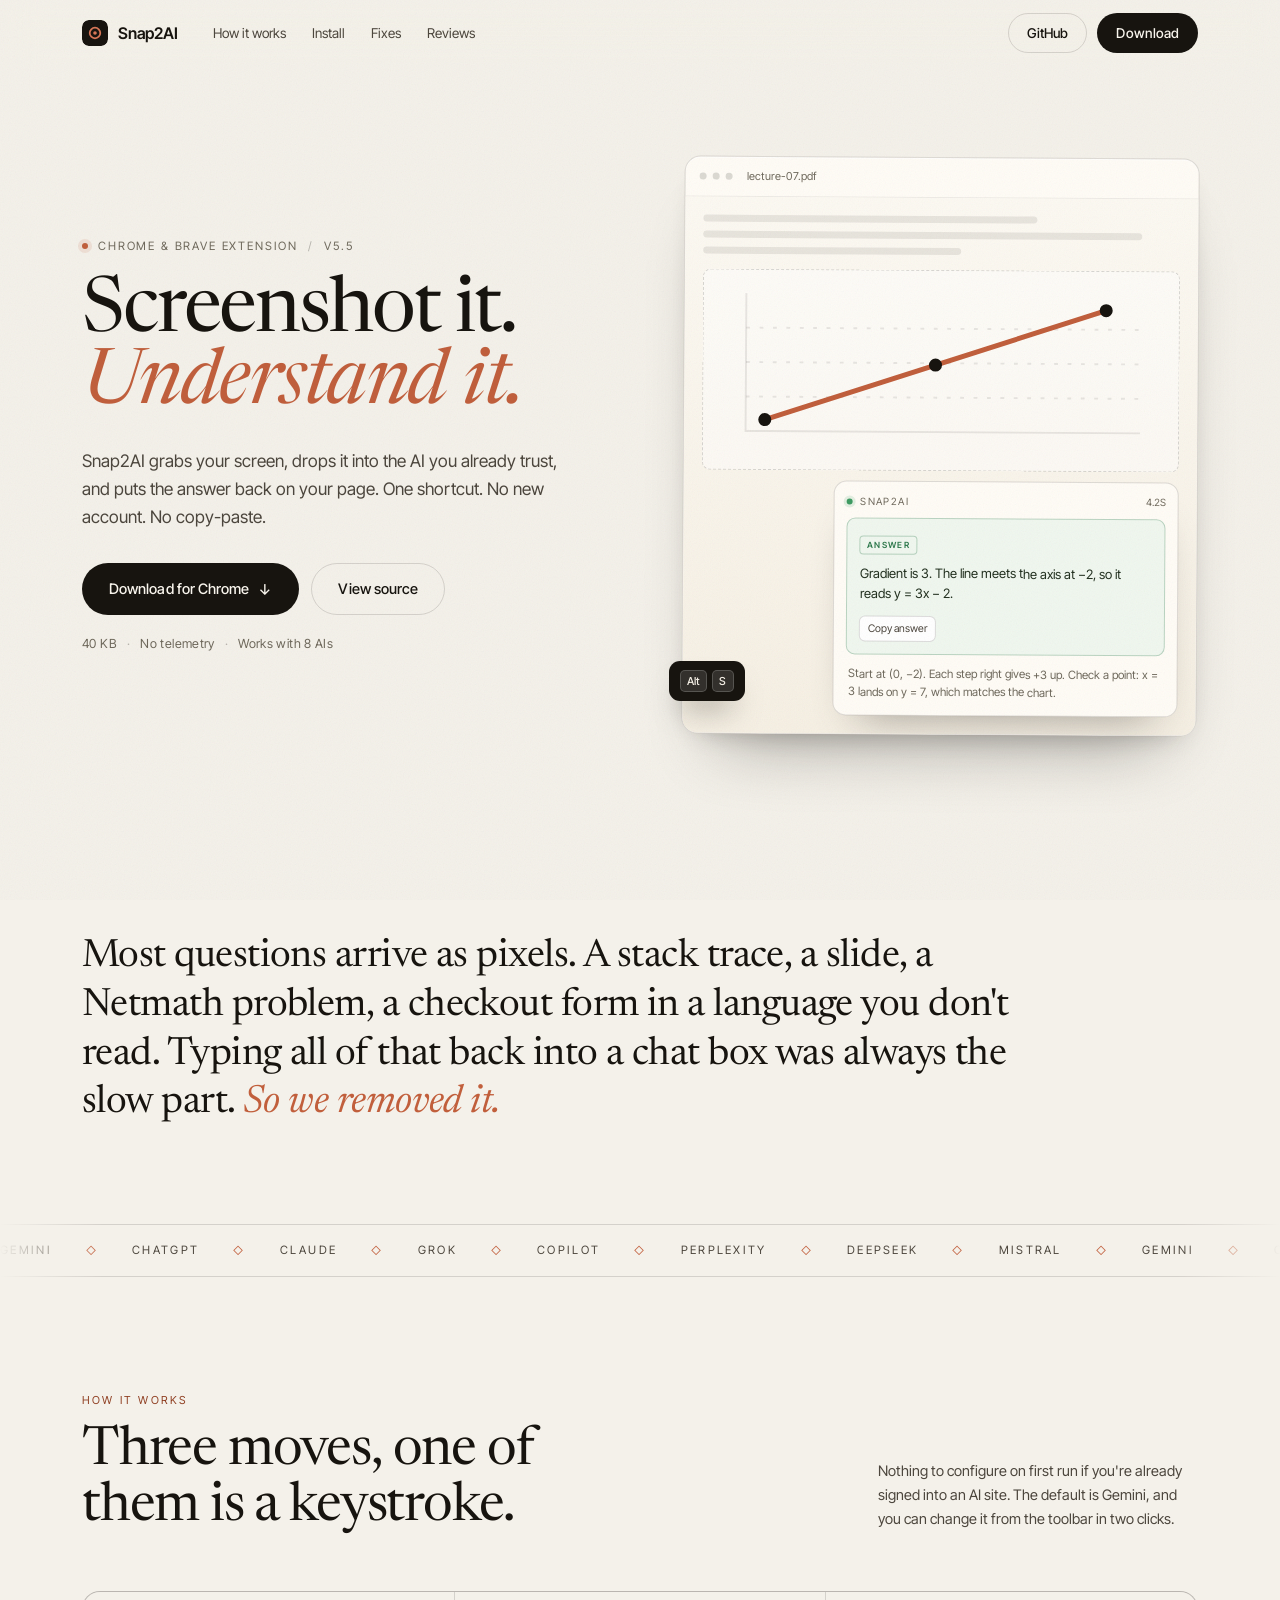
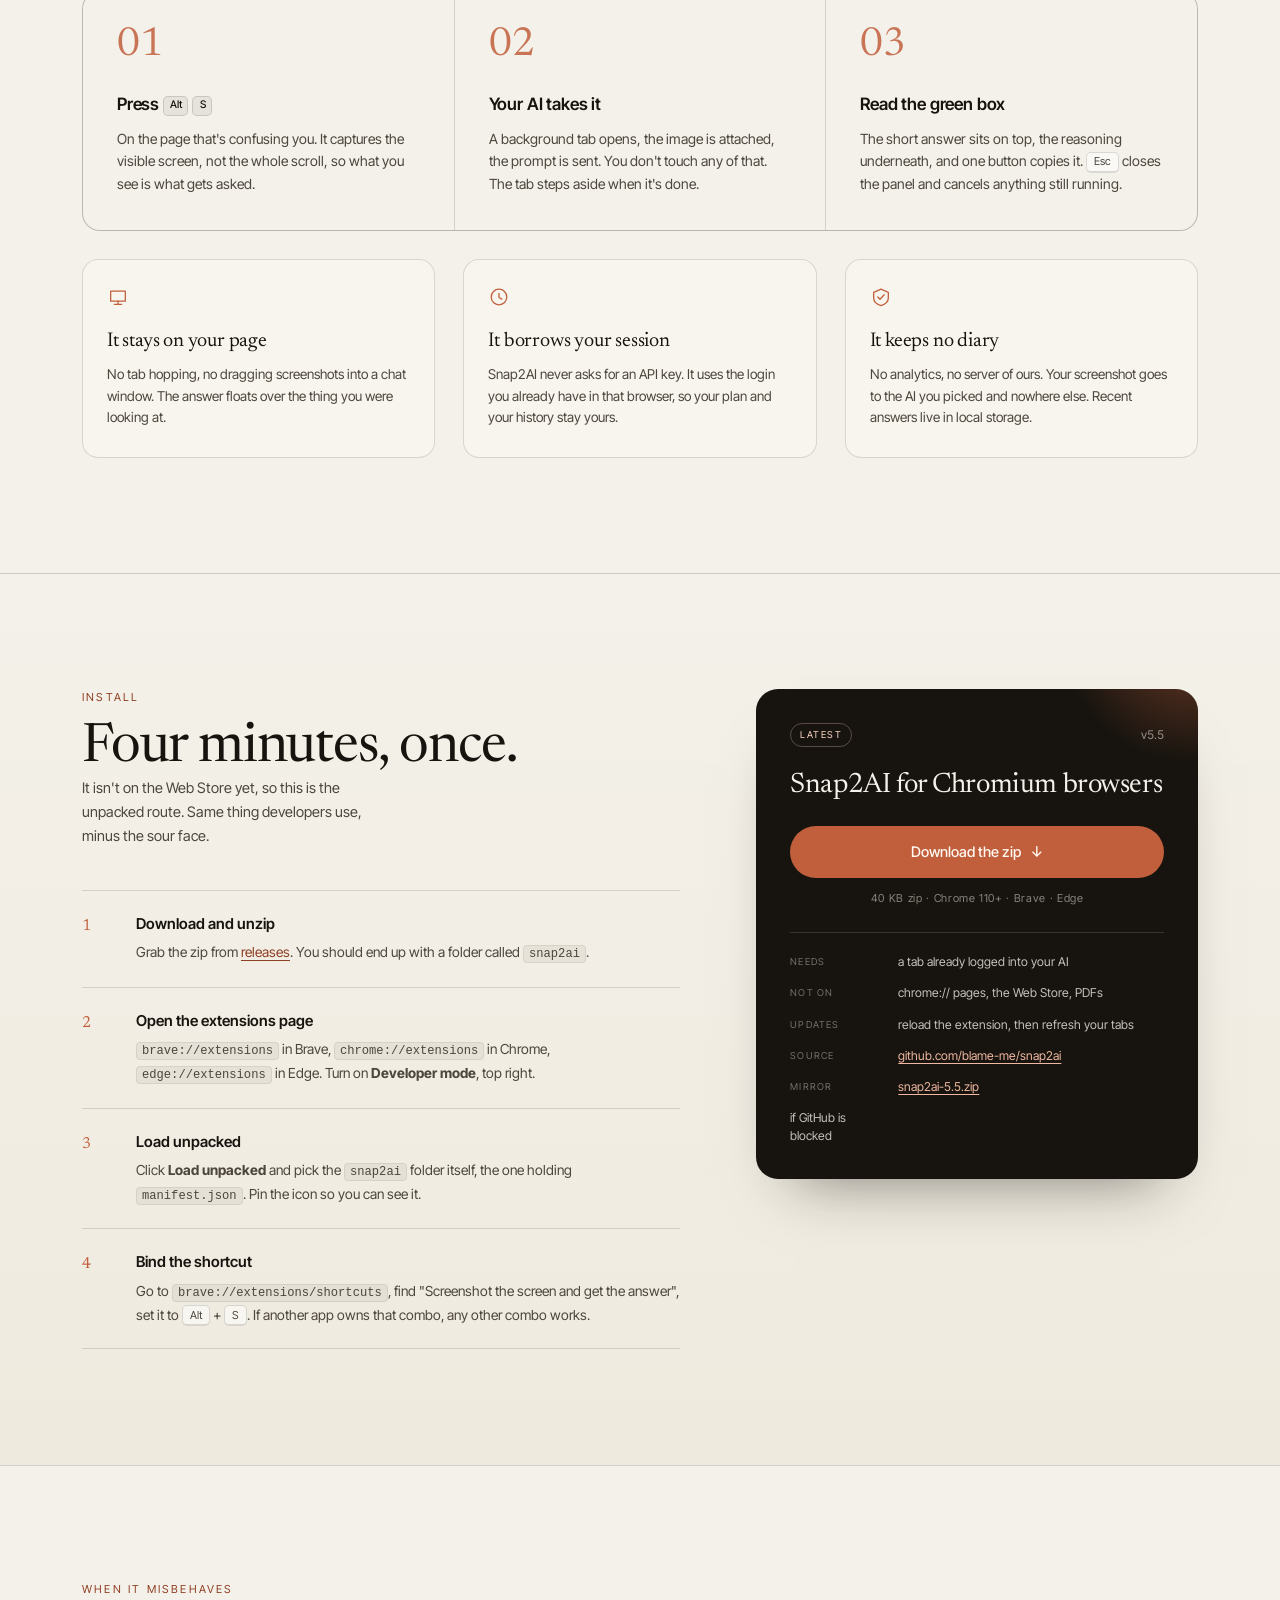
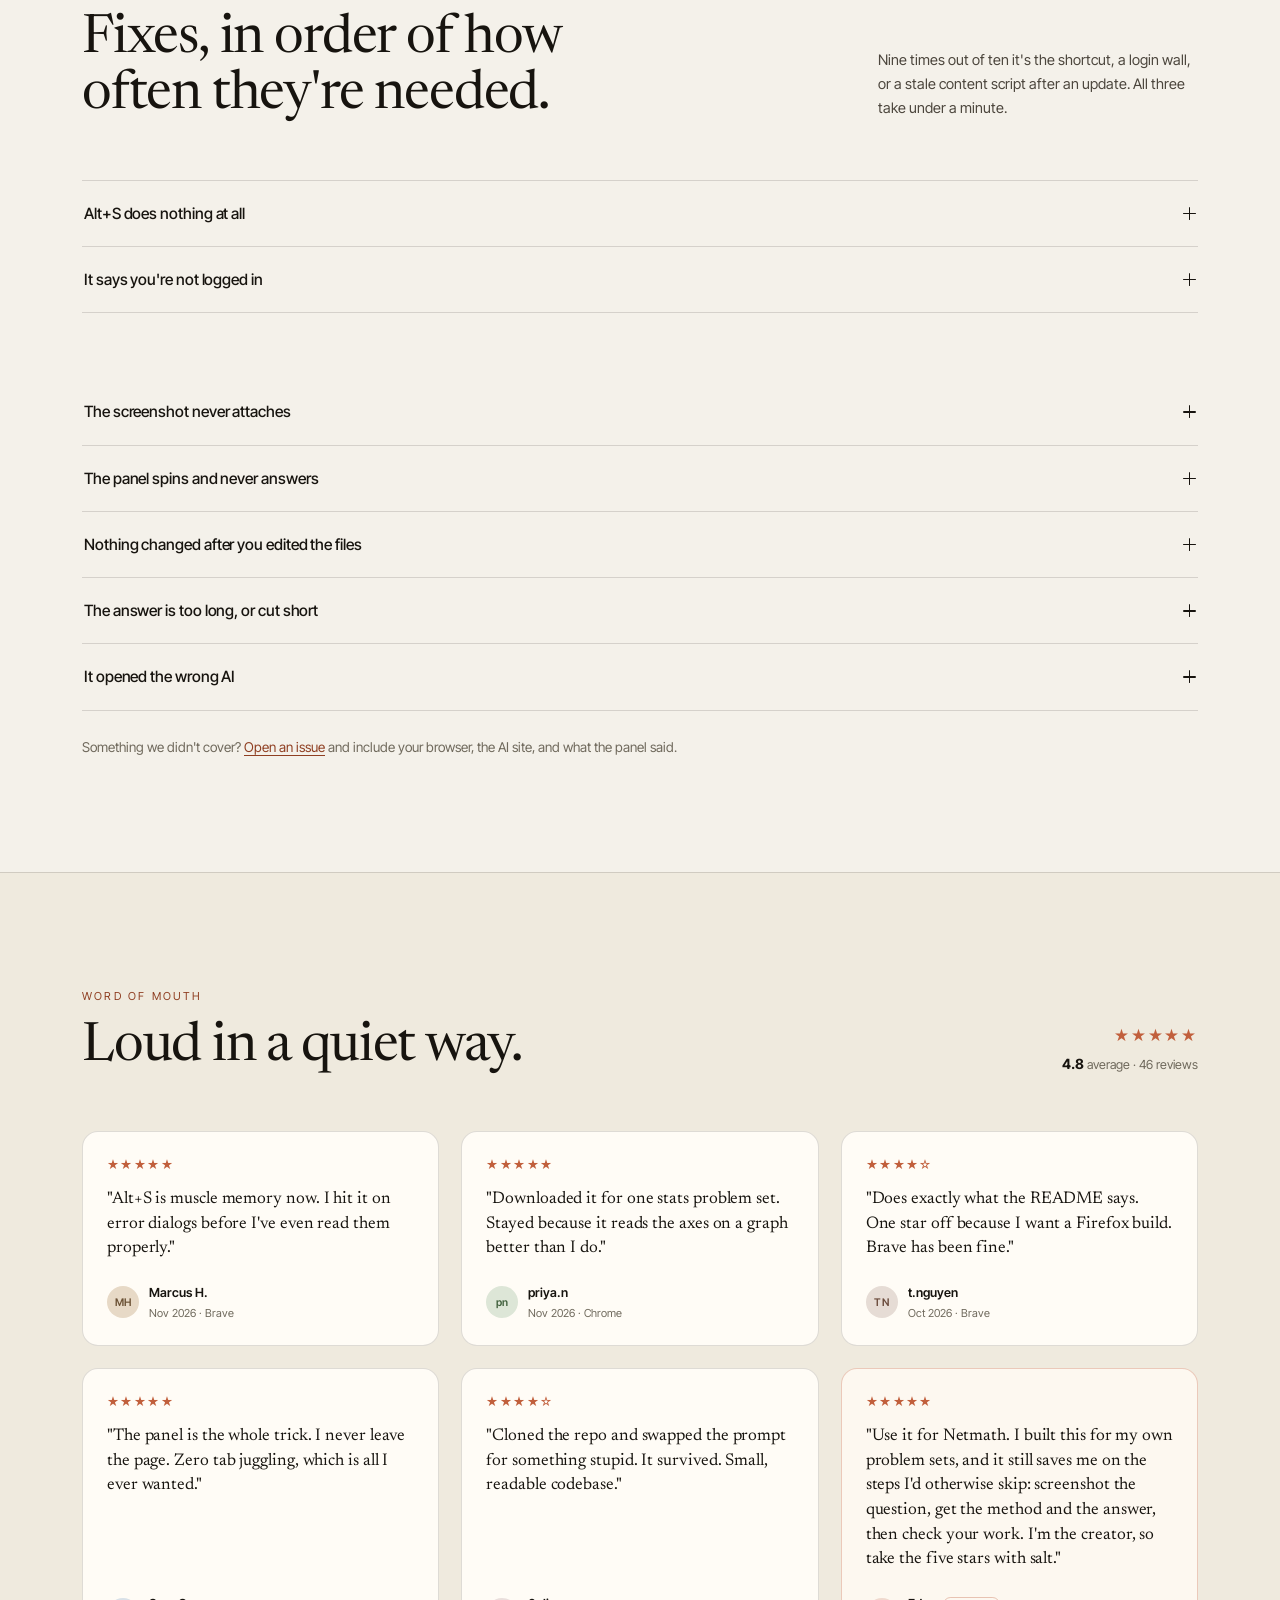
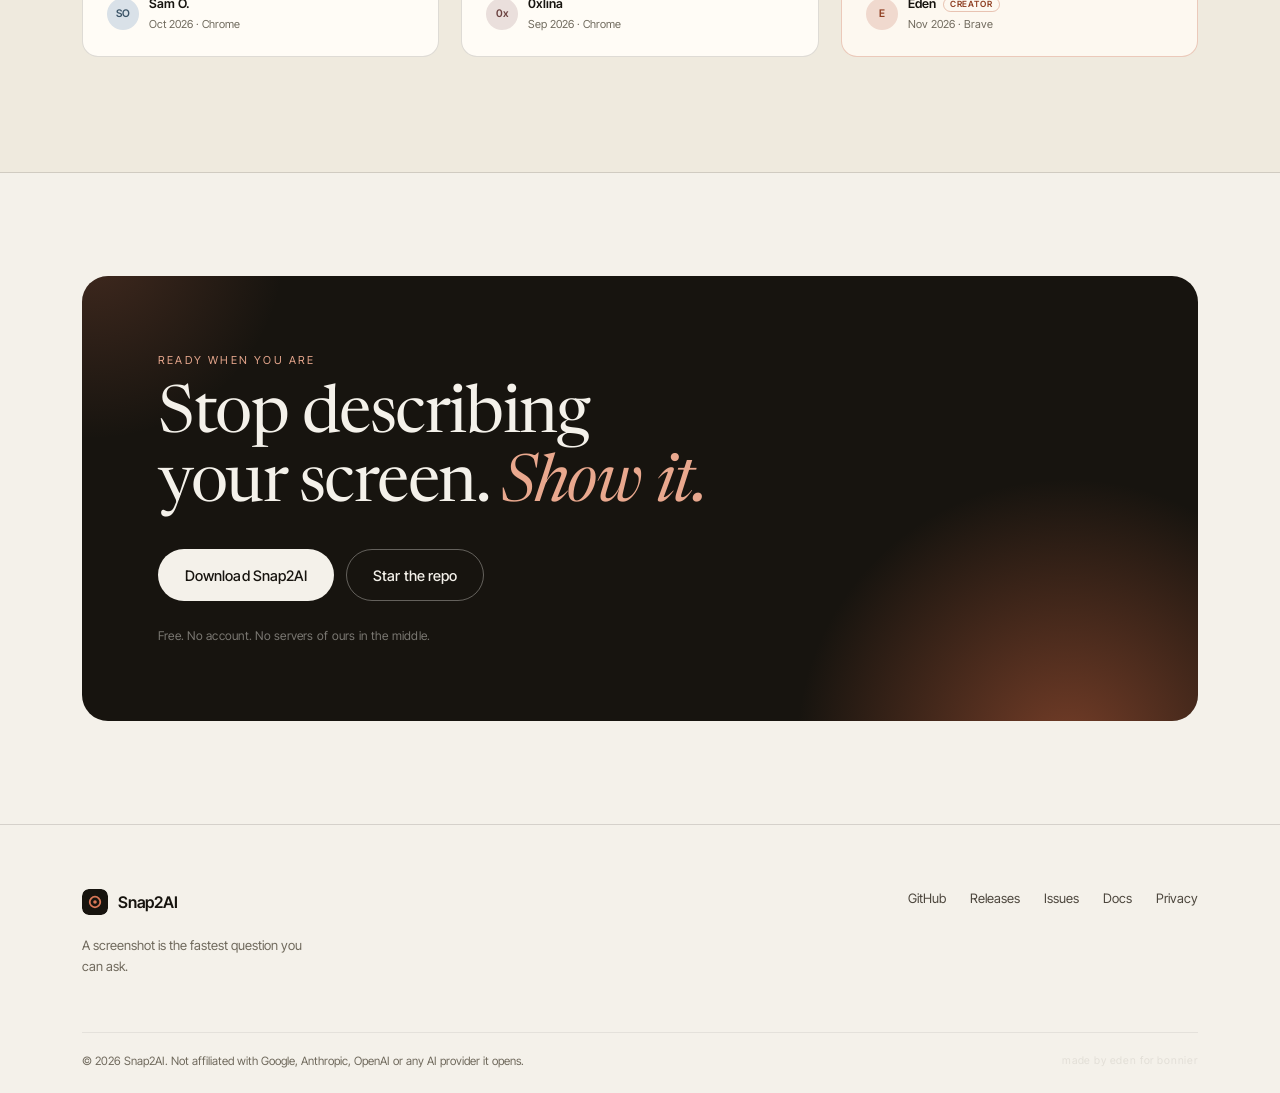
<file: site/index.html>
<!doctype html>
<html lang="en">
<head>
<meta charset="utf-8" />
<meta name="viewport" content="width=device-width, initial-scale=1" />
<title>Snap2AI · Screenshot it, understand it</title>
<meta name="description" content="A small Chrome and Brave extension. Press Alt+S, Snap2AI sends your screen to the AI you already use and puts the answer in a panel over the page." />
<meta name="theme-color" content="#F4F1EA" />
<meta property="og:title" content="Snap2AI · Screenshot it, understand it" />
<meta property="og:description" content="One shortcut between your screen and the answer. Works with the AI you are already signed into." />
<meta property="og:type" content="website" />
<meta property="og:url" content="https://snap2ai-site.vercel.app/" />
<meta property="og:site_name" content="Snap2AI" />
<meta property="og:image" content="https://snap2ai-site.vercel.app/og.png" />
<meta property="og:image:width" content="1200" />
<meta property="og:image:height" content="630" />
<meta property="og:image:alt" content="Snap2AI. Screenshot it. Understand it." />
<meta name="twitter:card" content="summary_large_image" />
<meta name="twitter:title" content="Snap2AI · Screenshot it, understand it" />
<meta name="twitter:description" content="One shortcut between your screen and the answer. Works with the AI you are already signed into." />
<meta name="twitter:image" content="https://snap2ai-site.vercel.app/og.png" />
<link rel="canonical" href="https://snap2ai-site.vercel.app/" />
<script type="application/ld+json">
{
  "@context": "https://schema.org",
  "@type": "SoftwareApplication",
  "name": "Snap2AI",
  "applicationCategory": "BrowserApplication",
  "operatingSystem": "Chrome, Brave, Edge",
  "softwareVersion": "5.5.0",
  "url": "https://snap2ai-site.vercel.app/",
  "downloadUrl": "https://github.com/blame-me/snap2ai/releases/latest/download/snap2ai.zip",
  "description": "A Chrome and Brave extension that sends a screenshot to the AI site you are already signed into and shows the answer in a panel over the page.",
  "offers": { "@type": "Offer", "price": "0", "priceCurrency": "USD" },
  "author": { "@type": "Person", "name": "Blame", "url": "https://github.com/blame-me" }
}
</script>
<link rel="icon" href="data:image/svg+xml,%3Csvg xmlns='http://www.w3.org/2000/svg' viewBox='0 0 32 32'%3E%3Crect width='32' height='32' rx='8' fill='%2317140F'/%3E%3Ccircle cx='16' cy='16' r='6.5' fill='none' stroke='%23D97757' stroke-width='2.4'/%3E%3Ccircle cx='16' cy='16' r='2.2' fill='%23D97757'/%3E%3C/svg%3E" />
<link rel="preconnect" href="https://fonts.googleapis.com" />
<link rel="preconnect" href="https://fonts.gstatic.com" crossorigin />
<link href="https://fonts.googleapis.com/css2?family=Inter+Tight:wght@400;500;600&family=Newsreader:ital,opsz,wght@0,6..72,400;0,6..72,500;1,6..72,400&display=swap" rel="stylesheet" />
<link rel="stylesheet" href="styles.css" />
<script>document.documentElement.classList.add('js')</script>
</head>
<body>
<a class="skip" href="#main">Skip to content</a>

<header class="nav" id="nav">
  <div class="wrap nav-inner">
    <a class="brand" href="#top" aria-label="Snap2AI home">
      <svg class="brand-mark" viewBox="0 0 32 32" aria-hidden="true">
        <rect width="32" height="32" rx="8" fill="#17140F" />
        <circle cx="16" cy="16" r="6.5" fill="none" stroke="#D97757" stroke-width="2.2" />
        <circle cx="16" cy="16" r="2.2" fill="#D97757" />
      </svg>
      <span>Snap2AI</span>
    </a>
    <nav class="nav-links" aria-label="Sections">
      <a href="#how">How it works</a>
      <a href="#install">Install</a>
      <a href="#fixes">Fixes</a>
      <a href="#reviews">Reviews</a>
    </nav>
    <div class="nav-actions">
      <a class="btn btn-ghost nav-gh" href="https://github.com/blame-me/snap2ai" target="_blank" rel="noopener">GitHub</a>
      <a class="btn btn-solid" href="https://github.com/blame-me/snap2ai/releases/latest/download/snap2ai.zip">Download</a>
    </div>
  </div>
</header>

<main id="main">

  <section class="hero wrap" id="top">
    <div class="hero-copy">
      <p class="eyebrow" data-reveal><span class="dot"></span> Chrome &amp; Brave extension <span class="sep">/</span> v5.5</p>
      <h1 data-reveal>Screenshot it.<br /><em>Understand it.</em></h1>
      <p class="lede" data-reveal>Snap2AI grabs your screen, drops it into the AI you already trust, and puts the answer back on your page. One shortcut. No new account. No copy-paste.</p>
      <div class="hero-actions" data-reveal>
        <a class="btn btn-solid btn-lg" href="https://github.com/blame-me/snap2ai/releases/latest/download/snap2ai.zip">Download for Chrome <span class="arrow" aria-hidden="true">↓</span></a>
        <a class="btn btn-ghost btn-lg" href="https://github.com/blame-me/snap2ai" target="_blank" rel="noopener">View source</a>
      </div>
      <p class="hero-note" data-reveal>
        <span>40 KB</span><span class="sep">·</span><span>No telemetry</span><span class="sep">·</span><span>Works with 8 AIs</span>
      </p>
    </div>

    <div class="hero-visual" data-reveal aria-hidden="true">
      <div class="shot">
        <div class="shot-frame">
          <div class="shot-bar">
            <i></i><i></i><i></i>
            <span>lecture-07.pdf</span>
          </div>
          <div class="shot-body">
            <div class="doc">
              <div class="doc-line w70"></div>
              <div class="doc-line w92"></div>
              <div class="doc-line w54"></div>
              <svg class="doc-chart" viewBox="0 0 240 96" fill="none">
                <g stroke="rgba(23,20,15,.09)" stroke-width="1">
                  <path d="M18 8v72h206" />
                  <path d="M18 26h206M18 44h206M18 62h206" stroke-dasharray="2 5" />
                </g>
                <path d="M28 74 206 16" stroke="#C15F3C" stroke-width="2.6" stroke-linecap="round" />
                <circle cx="28" cy="74" r="3.4" fill="#17140F" />
                <circle cx="117" cy="45" r="3.4" fill="#17140F" />
                <circle cx="206" cy="16" r="3.4" fill="#17140F" />
              </svg>
            </div>
            <div class="panel">
              <div class="panel-head">
                <span class="live"></span> Snap2AI <span class="panel-time">4.2s</span>
              </div>
              <div class="answer">
                <span class="tag">Answer</span>
                <p>Gradient is 3. The line meets the axis at −2, so it reads y = 3x − 2.</p>
                <span class="mini">Copy answer</span>
              </div>
              <p class="explain">Start at (0, −2). Each step right gives +3 up. Check a point: x = 3 lands on y = 7, which matches the chart.</p>
            </div>
          </div>
        </div>
        <div class="kbd-float">
          <span class="key">Alt</span><span class="key">S</span>
        </div>
      </div>
    </div>
  </section>

  <section class="statement wrap">
    <p data-reveal>Most questions arrive as pixels. A stack trace, a slide, a Netmath problem, a checkout form in a language you don't read. Typing all of that back into a chat box was always the slow part. <em>So we removed it.</em></p>
  </section>

  <div class="ai-strip" aria-hidden="true">
    <div class="ai-track">
      <span>Gemini</span><b>◇</b><span>ChatGPT</span><b>◇</b><span>Claude</span><b>◇</b><span>Grok</span><b>◇</b><span>Copilot</span><b>◇</b><span>Perplexity</span><b>◇</b><span>DeepSeek</span><b>◇</b><span>Mistral</span><b>◇</b>
      <span>Gemini</span><b>◇</b><span>ChatGPT</span><b>◇</b><span>Claude</span><b>◇</b><span>Grok</span><b>◇</b><span>Copilot</span><b>◇</b><span>Perplexity</span><b>◇</b><span>DeepSeek</span><b>◇</b><span>Mistral</span><b>◇</b>
    </div>
  </div>

  <section class="section wrap" id="how">
    <div class="sec-head">
      <div>
        <p class="kicker" data-reveal>How it works</p>
        <h2 data-reveal>Three moves, one of them is a keystroke.</h2>
      </div>
      <p class="sec-sub" data-reveal>Nothing to configure on first run if you're already signed into an AI site. The default is Gemini, and you can change it from the toolbar in two clicks.</p>
    </div>

    <div class="steps" data-reveal>
      <article class="step">
        <div class="step-num">01</div>
        <h3>Press <span class="inline-keys"><span class="key">Alt</span><span class="key">S</span></span></h3>
        <p>On the page that's confusing you. It captures the visible screen, not the whole scroll, so what you see is what gets asked.</p>
      </article>
      <article class="step">
        <div class="step-num">02</div>
        <h3>Your AI takes it</h3>
        <p>A background tab opens, the image is attached, the prompt is sent. You don't touch any of that. The tab steps aside when it's done.</p>
      </article>
      <article class="step">
        <div class="step-num">03</div>
        <h3>Read the green box</h3>
        <p>The short answer sits on top, the reasoning underneath, and one button copies it. <span class="kbd-inline">Esc</span> closes the panel and cancels anything still running.</p>
      </article>
    </div>

    <div class="feat-grid">
      <article class="feat" data-reveal>
        <svg viewBox="0 0 24 24" aria-hidden="true"><path d="M4 5.5h16v11H4z" /><path d="M8 20h8M12 16.5V20" /></svg>
        <h3>It stays on your page</h3>
        <p>No tab hopping, no dragging screenshots into a chat window. The answer floats over the thing you were looking at.</p>
      </article>
      <article class="feat" data-reveal>
        <svg viewBox="0 0 24 24" aria-hidden="true"><circle cx="12" cy="12" r="8.5" /><path d="M12 8v4.5l3 1.8" /></svg>
        <h3>It borrows your session</h3>
        <p>Snap2AI never asks for an API key. It uses the login you already have in that browser, so your plan and your history stay yours.</p>
      </article>
      <article class="feat" data-reveal>
        <svg viewBox="0 0 24 24" aria-hidden="true"><path d="M12 3.5 20 7v6c0 4.2-3.4 6.9-8 8.5-4.6-1.6-8-4.3-8-8.5V7z" /><path d="m8.5 12 2.4 2.4 4.6-4.8" /></svg>
        <h3>It keeps no diary</h3>
        <p>No analytics, no server of ours. Your screenshot goes to the AI you picked and nowhere else. Recent answers live in local storage.</p>
      </article>
    </div>
  </section>

  <section class="section install" id="install">
    <div class="wrap install-grid">
      <div class="install-copy">
        <p class="kicker" data-reveal>Install</p>
        <h2 data-reveal>Four minutes, once.</h2>
        <p class="sec-sub" data-reveal>It isn't on the Web Store yet, so this is the unpacked route. Same thing developers use, minus the sour face.</p>

        <ol class="install-list">
          <li data-reveal>
            <span class="n">1</span>
            <div>
              <h3>Download and unzip</h3>
              <p>Grab the zip from <a href="https://github.com/blame-me/snap2ai/releases/latest" target="_blank" rel="noopener">releases</a>. You should end up with a folder called <code>snap2ai</code>.</p>
            </div>
          </li>
          <li data-reveal>
            <span class="n">2</span>
            <div>
              <h3>Open the extensions page</h3>
              <p><code>brave://extensions</code> in Brave, <code>chrome://extensions</code> in Chrome, <code>edge://extensions</code> in Edge. Turn on <strong>Developer mode</strong>, top right.</p>
            </div>
          </li>
          <li data-reveal>
            <span class="n">3</span>
            <div>
              <h3>Load unpacked</h3>
              <p>Click <strong>Load unpacked</strong> and pick the <code>snap2ai</code> folder itself, the one holding <code>manifest.json</code>. Pin the icon so you can see it.</p>
            </div>
          </li>
          <li data-reveal>
            <span class="n">4</span>
            <div>
              <h3>Bind the shortcut</h3>
              <p>Go to <code>brave://extensions/shortcuts</code>, find "Screenshot the screen and get the answer", set it to <span class="kbd-inline">Alt</span> + <span class="kbd-inline">S</span>. If another app owns that combo, any other combo works.</p>
            </div>
          </li>
        </ol>
      </div>

      <aside class="dl-card" data-reveal>
        <div class="dl-top">
          <span class="pill">Latest</span>
          <span class="dl-ver">v5.5</span>
        </div>
        <p class="dl-title">Snap2AI for Chromium browsers</p>
        <a class="btn btn-accent btn-lg btn-block" href="https://github.com/blame-me/snap2ai/releases/latest/download/snap2ai.zip">Download the zip <span class="arrow" aria-hidden="true">↓</span></a>
        <p class="dl-meta">40 KB zip · Chrome 110+ · Brave · Edge</p>
        <div class="dl-rule"></div>
        <ul class="dl-facts">
          <li><span>Needs</span> a tab already logged into your AI</li>
          <li><span>Not on</span> chrome:// pages, the Web Store, PDFs</li>
          <li><span>Updates</span> reload the extension, then refresh your tabs</li>
          <li><span>Source</span> <a href="https://github.com/blame-me/snap2ai" target="_blank" rel="noopener">github.com/blame-me/snap2ai</a></li>
          <li><span>Mirror</span> <a href="/snap2ai-5.5.zip" download>snap2ai-5.5.zip</a> if GitHub is blocked</li>
        </ul>
      </aside>
    </div>
  </section>

  <section class="section wrap" id="fixes">
    <div class="sec-head">
      <div>
        <p class="kicker" data-reveal>When it misbehaves</p>
        <h2 data-reveal>Fixes, in order of how often they're needed.</h2>
      </div>
      <p class="sec-sub" data-reveal>Nine times out of ten it's the shortcut, a login wall, or a stale content script after an update. All three take under a minute.</p>
    </div>

    <div class="fixes">
      <details class="fix" data-reveal>
        <summary><span>Alt+S does nothing at all</span><span class="plus" aria-hidden="true"></span></summary>
        <p>Something else on the machine already owns that combo, usually a GPU overlay or a clipboard tool. Open <code>brave://extensions/shortcuts</code> and give Snap2AI another key. Also check the page: extensions can't run on <code>chrome://</code>, <code>brave://</code>, the Web Store, or the built-in PDF viewer.</p>
      </details>
      <details class="fix" data-reveal>
        <summary><span>It says you're not logged in</span><span class="plus" aria-hidden="true"></span></summary>
        <p>Sign into the AI site in this exact browser profile, then press Alt+S again. Guest windows, work profiles and containers don't share sessions. If your org uses SSO, finish that sign-in yourself first. Snap2AI can't fill credentials, by design.</p>
      </details>
      <details class="fix" data-reveal>
        <summary><span>It stalls on "verify you're human"</span><span class="plus" aria-hidden="true"></span></summary>
        <p>It won't click those for you, on purpose. Solve the check once in the AI tab, come back, and run the capture again. Once the site remembers you, the panel gets through without the detour.</p>
      </details>
      <details class="fix" data-reveal>
        <summary><span>The screenshot never attaches</span><span class="plus" aria-hidden="true"></span></summary>
        <p>Snap2AI tries the normal attach, then a drag-and-drop fallback, and retries twice. Keep the AI tab in the background and don't navigate it while the request runs. Other screenshot or clipboard extensions can steal focus mid-flow, so disable them for a test.</p>
      </details>
      <details class="fix" data-reveal>
        <summary><span>The panel spins and never answers</span><span class="plus" aria-hidden="true"></span></summary>
        <p>Press Esc to kill the request. Usually the AI tab landed on a consent screen or the service is having a bad day. Open the AI tab, clear whatever is blocking it, then retry. For a second opinion, set a Backup AI in Settings: if the first one fails, the same screenshot goes to the second automatically.</p>
      </details>
      <details class="fix" data-reveal>
        <summary><span>Nothing changed after you edited the files</span><span class="plus" aria-hidden="true"></span></summary>
        <p>Reload the extension: extensions page, circular arrow on the Snap2AI card. Then refresh the page you were testing. Old content scripts stay injected until both happen, which is why it can look like your change did nothing.</p>
      </details>
      <details class="fix" data-reveal>
        <summary><span>The answer is too long, or cut short</span><span class="plus" aria-hidden="true"></span></summary>
        <p>Settings holds the prompt. The default asks for one to three sentences plus the brief-reply line, which keeps replies tight. Delete that line if you want full explanations. Long answers get a "show more" in the panel.</p>
      </details>
      <details class="fix" data-reveal>
        <summary><span>It opened the wrong AI</span><span class="plus" aria-hidden="true"></span></summary>
        <p>Click the toolbar icon, pick the one you want, and that choice becomes the default. Settings has a separate Backup AI slot. If a site quietly changed its layout and the send button can't be found, Snap2AI waits about three seconds and then presses Enter instead.</p>
      </details>
    </div>

    <p class="fix-note" data-reveal>Something we didn't cover? <a href="https://github.com/blame-me/snap2ai/issues/new" target="_blank" rel="noopener">Open an issue</a> and include your browser, the AI site, and what the panel said.</p>
  </section>

  <section class="section reviews-sec" id="reviews">
    <div class="wrap">
      <div class="sec-head">
        <div>
          <p class="kicker" data-reveal>Word of mouth</p>
          <h2 data-reveal>Loud in a quiet way.</h2>
        </div>
        <div class="rating" data-reveal>
          <div class="stars" aria-hidden="true">★★★★★</div>
          <p><strong>4.8</strong> average · 46 reviews</p>
        </div>
      </div>

      <div class="rev-grid">
        <article class="rev" data-reveal>
          <div class="stars" aria-label="5 out of 5">★★★★★</div>
          <p>"Alt+S is muscle memory now. I hit it on error dialogs before I've even read them properly."</p>
          <div class="rev-foot"><span class="av a1">MH</span><span><strong>Marcus H.</strong><small>Nov 2026 · Brave</small></span></div>
        </article>
        <article class="rev" data-reveal>
          <div class="stars" aria-label="5 out of 5">★★★★★</div>
          <p>"Downloaded it for one stats problem set. Stayed because it reads the axes on a graph better than I do."</p>
          <div class="rev-foot"><span class="av a2">pn</span><span><strong>priya.n</strong><small>Nov 2026 · Chrome</small></span></div>
        </article>
        <article class="rev" data-reveal>
          <div class="stars" aria-label="4 out of 5">★★★★☆</div>
          <p>"Does exactly what the README says. One star off because I want a Firefox build. Brave has been fine."</p>
          <div class="rev-foot"><span class="av a3">TN</span><span><strong>t.nguyen</strong><small>Oct 2026 · Brave</small></span></div>
        </article>
        <article class="rev" data-reveal>
          <div class="stars" aria-label="5 out of 5">★★★★★</div>
          <p>"The panel is the whole trick. I never leave the page. Zero tab juggling, which is all I ever wanted."</p>
          <div class="rev-foot"><span class="av a4">SO</span><span><strong>Sam O.</strong><small>Oct 2026 · Chrome</small></span></div>
        </article>
        <article class="rev" data-reveal>
          <div class="stars" aria-label="4 out of 5">★★★★☆</div>
          <p>"Cloned the repo and swapped the prompt for something stupid. It survived. Small, readable codebase."</p>
          <div class="rev-foot"><span class="av a5">0x</span><span><strong>0xlina</strong><small>Sep 2026 · Chrome</small></span></div>
        </article>
        <article class="rev rev-creator" data-reveal>
          <div class="stars" aria-label="5 out of 5">★★★★★</div>
          <p>"Use it for Netmath. I built this for my own problem sets, and it still saves me on the steps I'd otherwise skip: screenshot the question, get the method and the answer, then check your work. I'm the creator, so take the five stars with salt."</p>
          <div class="rev-foot"><span class="av a7">E</span><span><span class="rev-name"><strong>Eden</strong><span class="creator-tag">Creator</span></span><small>Nov 2026 · Brave</small></span></div>
        </article>
      </div>
    </div>
  </section>

  <section class="wrap cta-wrap">
    <div class="cta" data-reveal>
      <p class="kicker light">Ready when you are</p>
      <h2>Stop describing<br />your screen. <em>Show it.</em></h2>
      <div class="cta-actions">
        <a class="btn btn-paper btn-lg" href="https://github.com/blame-me/snap2ai/releases/latest/download/snap2ai.zip">Download Snap2AI</a>
        <a class="btn btn-outline-light btn-lg" href="https://github.com/blame-me/snap2ai" target="_blank" rel="noopener">Star the repo</a>
      </div>
      <p class="cta-note">Free. No account. No servers of ours in the middle.</p>
    </div>
  </section>

</main>

<footer class="footer">
  <div class="wrap">
    <div class="foot-top">
      <div class="foot-brand">
        <a class="brand" href="#top">
          <svg class="brand-mark" viewBox="0 0 32 32" aria-hidden="true">
            <rect width="32" height="32" rx="8" fill="#17140F" />
            <circle cx="16" cy="16" r="6.5" fill="none" stroke="#D97757" stroke-width="2.2" />
            <circle cx="16" cy="16" r="2.2" fill="#D97757" />
          </svg>
          <span>Snap2AI</span>
        </a>
        <p>A screenshot is the fastest question you can ask.</p>
      </div>
      <nav class="foot-links" aria-label="Footer">
        <a href="https://github.com/blame-me/snap2ai" target="_blank" rel="noopener">GitHub</a>
        <a href="https://github.com/blame-me/snap2ai/releases" target="_blank" rel="noopener">Releases</a>
        <a href="https://github.com/blame-me/snap2ai/issues" target="_blank" rel="noopener">Issues</a>
        <a href="https://github.com/blame-me/snap2ai/blob/master/README.md" target="_blank" rel="noopener">Docs</a>
        <a href="/privacy">Privacy</a>
      </nav>
    </div>
    <div class="foot-bottom">
      <p>© <span id="year">2026</span> Snap2AI. Not affiliated with Google, Anthropic, OpenAI or any AI provider it opens.</p>
      <p class="sig" title="say hi">made by eden for bonnier</p>
    </div>
  </div>
</footer>

<script src="script.js" defer></script>
<!-- made by eden for bonnier -->
</body>
</html>
</file>
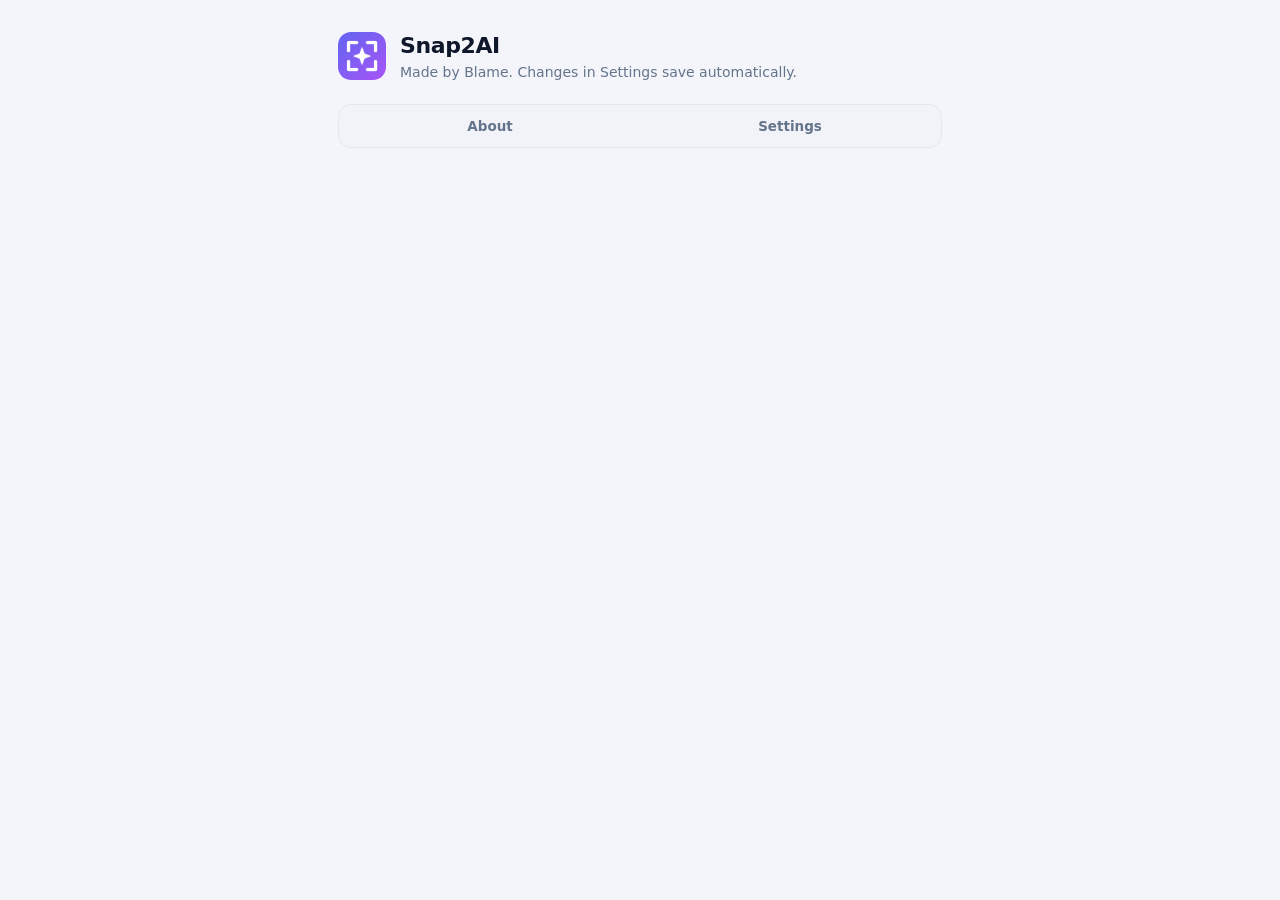
<file: options.html>
<!doctype html>
<html>
<head>
<meta charset="utf-8">
<title>Snap2AI settings</title>
<link rel="stylesheet" href="ui.css">
<style>
  .page{max-width:640px;margin:0 auto;padding:30px 18px 60px}
  .head{display:flex;align-items:center;gap:14px;margin-bottom:22px}
  .head .logo{width:48px;height:48px;border-radius:13px}
  .head h1{margin:0;font-size:22px;letter-spacing:-.4px}
  .card{background:var(--card);border:1px solid var(--line);border-radius:16px;padding:18px;margin-bottom:14px;box-shadow:var(--shadow)}
  .card h2{margin:0 0 3px;font-size:14.5px}
  .card .d{margin:0 0 12px;color:var(--muted);font-size:13px}
  textarea{width:100%;height:96px;resize:vertical;padding:11px 12px;border-radius:11px;border:1px solid var(--line);background:var(--soft);
    color:var(--fg);font:14px/1.45 system-ui,sans-serif}
  textarea:focus{outline:2px solid var(--accent);outline-offset:1px;border-color:transparent}
  .opt{display:flex;align-items:center;gap:14px;padding:12px 0;border-top:1px solid var(--line)}
  .opt:first-of-type{border-top:0;padding-top:2px}
  .opt b{display:block;font-weight:600}
  .link{background:none;border:0;color:var(--accent);cursor:pointer;font-weight:600;padding:0;font-size:12.5px}
  .link:hover{text-decoration:underline}
  .tabs{display:flex;gap:6px;margin:0 0 18px;padding:4px;background:var(--soft);border:1px solid var(--line);border-radius:13px}
  .tab{flex:1;border:0;background:none;color:var(--muted);font:600 13.5px system-ui,sans-serif;padding:9px 10px;border-radius:10px;cursor:pointer}
  .tab.active{background:var(--card);color:var(--fg);box-shadow:var(--shadow)}
  .view{display:none}.view.active{display:block}
  .gh{display:flex;align-items:center;gap:12px;text-decoration:none;color:var(--fg);padding:13px 14px;border:1px solid var(--line);border-radius:13px;background:var(--soft)}
  .gh:hover{border-color:var(--accent)}
  .gh svg{width:26px;height:26px;fill:currentColor;flex:none}
  .gh b{display:block;font-size:14px}.gh span{color:var(--muted);font-size:12.5px}
  .steps{margin:6px 0 0;padding-left:18px;color:var(--fg);font-size:13.5px;line-height:1.6}
  .cert{position:relative;margin-bottom:14px;padding:6px;border-radius:18px;background:linear-gradient(135deg,#d4af37,#f5e08a 45%,#b8901f);box-shadow:var(--shadow)}
  .cert-in{border-radius:13px;padding:26px 22px 22px;text-align:center;background:#fffdf5;color:#3b2f0b;border:2px solid #e9d27a}
  .cert-in .eyebrow{letter-spacing:.28em;font-size:11px;font-weight:700;color:#8a6d12}
  .cert-in h2{margin:8px 0 10px;font:700 24px Georgia,'Times New Roman',serif;color:#3b2f0b}
  .cert-in p{margin:6px 0;font-size:13.5px;line-height:1.55;color:#4a3d12}
  .cert-in .name{font:italic 700 30px Georgia,'Times New Roman',serif;color:#3b2f0b;margin:10px 0;border-bottom:1px solid #d9c16a;display:inline-block;padding:0 22px 4px}
  .seal{width:64px;height:64px;border-radius:50%;margin:14px auto 4px;display:flex;align-items:center;justify-content:center;
    background:radial-gradient(circle at 35% 30%,#f5e08a,#c9a227 70%);color:#5a4509;font-weight:800;font-size:11px;letter-spacing:.06em;
    box-shadow:0 2px 6px rgba(90,69,9,.35),inset 0 0 0 3px rgba(255,255,255,.35)}
  .cert-in .meta{font-size:11.5px;color:#8a6d12;margin-top:6px}
  .toast{position:fixed;left:50%;bottom:24px;transform:translate(-50%,20px);opacity:0;background:#111827;color:#fff;padding:9px 16px;
    border-radius:999px;font-weight:600;font-size:13px;transition:all .22s;pointer-events:none}
  .toast.show{opacity:1;transform:translate(-50%,0)}
</style>
</head>
<body>
<div class="page">
  <div class="head">
    <img class="logo" src="icons/icon128.png" alt="">
    <div><h1>Snap2AI</h1><div class="muted">Made by Blame. Changes in Settings save automatically.</div></div>
  </div>

  <div class="tabs" role="tablist">
    <button class="tab" id="tab-about" data-view="about" role="tab">About</button>
    <button class="tab" id="tab-settings" data-view="settings" role="tab">Settings</button>
  </div>

  <div class="view" id="view-about">
    <div class="cert">
      <div class="cert-in">
        <div class="eyebrow">CERTIFICATE OF AUTHENTICITY</div>
        <h2>Snap2AI</h2>
        <p>This certifies that this copy of Snap2AI was made by</p>
        <div class="name">Blame</div>
        <p>Original work &mdash; screenshot your screen, get the answer from your AI.</p>
        <div class="seal">BLAME</div>
        <div class="meta" id="certMeta">Version</div>
      </div>
    </div>

    <div class="card">
      <h2>Made by Blame</h2>
      <p class="d">Find more of Blame's projects on GitHub.</p>
      <a class="gh" href="https://github.com/blame-me" target="_blank" rel="noopener noreferrer">
        <svg viewBox="0 0 16 16" aria-hidden="true"><path d="M8 0C3.58 0 0 3.58 0 8c0 3.54 2.29 6.53 5.47 7.59.4.07.55-.17.55-.38 0-.19-.01-.82-.01-1.49-2.01.37-2.53-.49-2.69-.94-.09-.23-.48-.94-.82-1.13-.28-.15-.68-.52-.01-.53.63-.01 1.08.58 1.23.82.72 1.21 1.87.87 2.33.66.07-.52.28-.87.51-1.07-1.78-.2-3.64-.89-3.64-3.95 0-.87.31-1.59.82-2.15-.08-.2-.36-1.02.08-2.12 0 0 .67-.21 2.2.82a7.6 7.6 0 0 1 4 0c1.53-1.04 2.2-.82 2.2-.82.44 1.1.16 1.92.08 2.12.51.56.82 1.27.82 2.15 0 3.07-1.87 3.75-3.65 3.95.29.25.54.73.54 1.48 0 1.07-.01 1.93-.01 2.2 0 .21.15.46.55.38A8.01 8.01 0 0 0 16 8c0-4.42-3.58-8-8-8z"/></svg>
        <div><b>github.com/blame-me</b><span>Open Blame's GitHub profile</span></div>
      </a>
    </div>

    <div class="card">
      <h2>How Blame made it</h2>
      <p class="d">Snap2AI is a browser extension built by Blame. No API keys and no extra accounts &mdash; it works through the AI sites you're already logged in to.</p>
      <ol class="steps">
        <li>Press <b>Alt + S</b> and Snap2AI takes a screenshot of the page you're on.</li>
        <li>It opens your chosen AI (Gemini, ChatGPT, Claude, Grok, Copilot, Perplexity, DeepSeek or Mistral) in a tab, attaches the screenshot and sends your prompt.</li>
        <li>It waits for the AI to finish &mdash; ignoring "searching&hellip;" and thinking messages &mdash; then shows the final answer in a small panel on your page.</li>
        <li>If the AI fails, it automatically tries your backup AI.</li>
      </ol>
    </div>

    <div style="text-align:center"><button class="link" id="toSettings">Go to settings &rarr;</button></div>
  </div>

  <div class="view" id="view-settings">
  <div class="card">
    <h2>Send screenshots to</h2>
    <p class="d">Pick an AI. You need to be logged in to it in this browser.</p>
    <div class="chips" id="chips"></div>
  </div>

  <div class="card">
    <h2>Backup AI</h2>
    <p class="d">If your main AI fails or doesn't answer, Snap2AI automatically tries this one with the same screenshot.</p>
    <select id="fallback" style="width:100%;padding:10px 12px;border-radius:11px;border:1px solid var(--line);background:var(--soft);color:var(--fg);font:14px system-ui,sans-serif"></select>
  </div>

  <div class="card">
    <h2>Prompt</h2>
    <p class="d">Sent with every screenshot. Snap2AI also asks for a short reply with a clear final answer.</p>
    <textarea id="prompt" spellcheck="true"></textarea>
    <div style="margin-top:8px"><button class="link" id="reset">Reset to default</button></div>
  </div>

  <div class="card">
    <h2>Behavior</h2>
    <p class="d"></p>
    <div class="opt"><div class="grow"><b>Fresh chat every time</b><span class="muted small">Starts a new conversation so old questions don't get mixed in.</span></div>
      <label class="switch"><input type="checkbox" id="freshChat"><span class="sl"></span></label></div>
    <div class="opt"><div class="grow"><b>Copy the answer automatically</b><span class="muted small">Puts the final answer on your clipboard as soon as it's ready.</span></div>
      <label class="switch"><input type="checkbox" id="autoCopy"><span class="sl"></span></label></div>
    <div class="opt"><div class="grow"><b>Show the AI tab</b><span class="muted small">Turn on if answers never arrive. Some sites don't work properly in hidden tabs.</span></div>
      <label class="switch"><input type="checkbox" id="showTab"><span class="sl"></span></label></div>
  </div>

  <div class="card">
    <h2>Shortcut</h2>
    <p class="d">Press it on any page to capture the screen and ask your AI.</p>
    <div class="row"><span class="key plain" id="key" style="font-size:14px;padding:3px 10px">Alt + S</span><span class="grow"></span>
      <button class="btn sm" id="chg">Change shortcut</button></div>
  </div>
  </div>
</div>
<div class="toast" id="toast">Saved</div>
<script src="shared.js"></script>
<script src="options.js"></script>
</body>
</html>
</file>
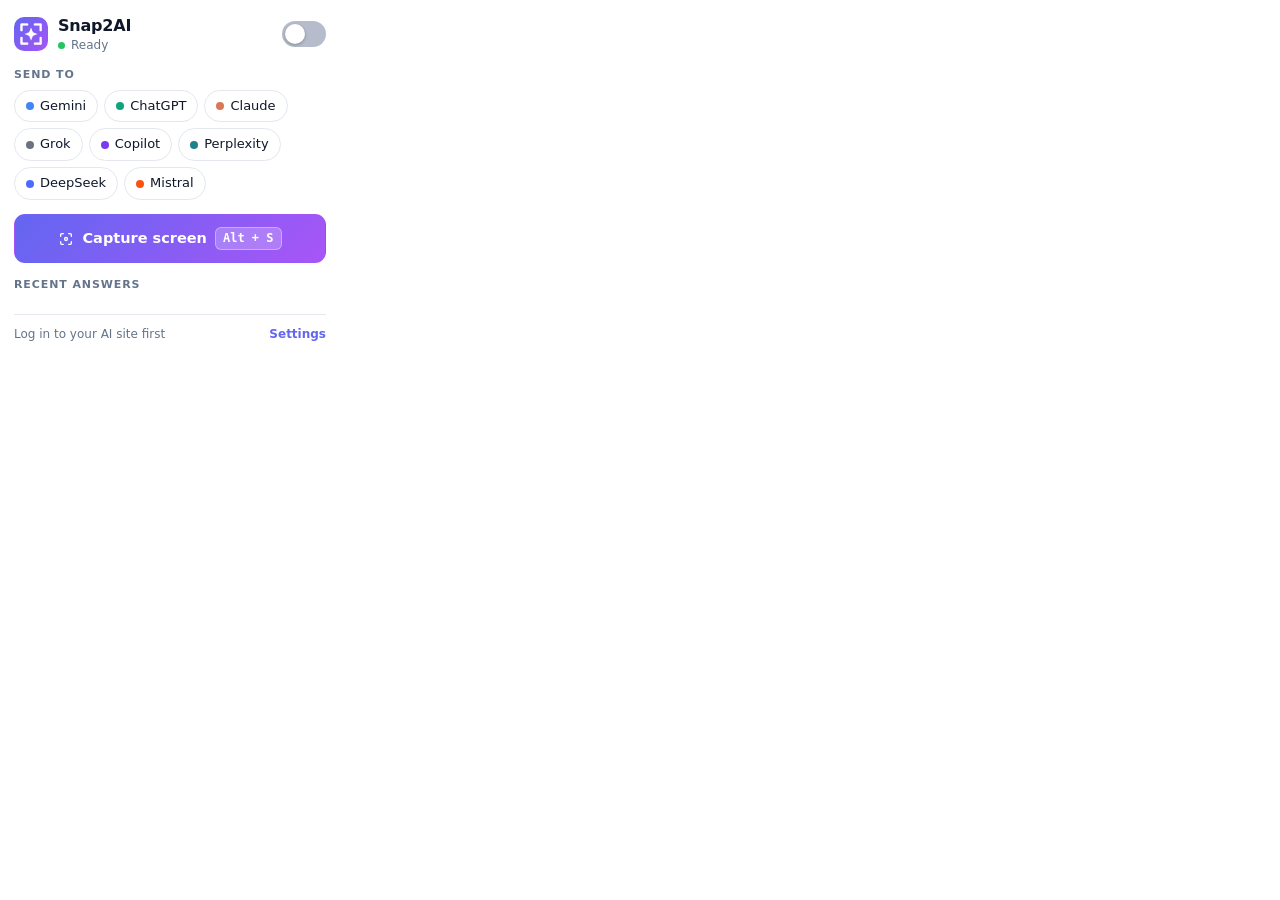
<file: popup.html>
<!doctype html>
<html>
<head>
<meta charset="utf-8">
<link rel="stylesheet" href="ui.css">
<style>
  body{width:340px;background:var(--card)}
  .wrap{padding:14px}
  .top{display:flex;align-items:center;gap:10px;margin-bottom:12px}
  .status{display:flex;align-items:center;gap:6px;font-size:12px;color:var(--muted)}
  .status i{width:7px;height:7px;border-radius:50%;background:#22c55e;display:inline-block}
  body.off .status i{background:#94a3b8}
  body.off .main{opacity:.45;pointer-events:none;filter:grayscale(.6)}
  .sec{margin:14px 0 7px;font-size:11px;font-weight:800;letter-spacing:.9px;color:var(--muted)}
  .go{width:100%;margin-top:14px;padding:12px 14px;font-size:14.5px}
  .hist{display:flex;flex-direction:column;gap:6px}
  .h{display:flex;align-items:center;gap:10px;padding:8px 8px 8px 11px;border:1px solid var(--line);border-radius:11px;background:var(--soft)}
  .h .tag{font-size:10.5px;font-weight:700;color:var(--muted)}
  .h .tx{font-weight:600;overflow:hidden;text-overflow:ellipsis;white-space:nowrap}
  .cp{display:grid;place-items:center;width:30px;height:30px;border-radius:8px;border:1px solid var(--line);background:var(--card);cursor:pointer;color:var(--muted);flex:none}
  .cp:hover{color:var(--accent);border-color:var(--accent)}
  .cp.ok{color:var(--ok);border-color:var(--ok)}
  .empty{padding:12px;border:1px dashed var(--line);border-radius:11px;color:var(--muted);font-size:12.5px;text-align:center}
  .foot{display:flex;justify-content:space-between;align-items:center;margin-top:14px;padding-top:11px;border-top:1px solid var(--line);font-size:12px}
  .foot a{color:var(--accent);cursor:pointer;font-weight:600;text-decoration:none}
  .foot a:hover{text-decoration:underline}
</style>
</head>
<body>
<div class="wrap">
  <div class="top">
    <img class="logo" src="icons/icon128.png" alt="">
    <div class="grow">
      <div class="title">Snap2AI</div>
      <div class="status"><i></i><span id="state">Ready</span></div>
    </div>
    <label class="switch" title="Turn Snap2AI on or off"><input type="checkbox" id="on"><span class="sl"></span></label>
  </div>

  <div class="main">
    <div class="sec" style="margin-top:4px">SEND TO</div>
    <div class="chips" id="chips"></div>

    <button class="btn primary go" id="go">
      <svg class="icon" viewBox="0 0 24 24"><path d="M4 8V5.5A1.5 1.5 0 0 1 5.5 4H8M16 4h2.5A1.5 1.5 0 0 1 20 5.5V8M20 16v2.5a1.5 1.5 0 0 1-1.5 1.5H16M8 20H5.5A1.5 1.5 0 0 1 4 18.5V16"/><circle cx="12" cy="12" r="2.2"/></svg>
      Capture screen <span class="key" id="key">Alt + S</span>
    </button>

    <div class="sec">RECENT ANSWERS</div>
    <div class="hist" id="hist"></div>
  </div>

  <div class="foot">
    <span class="muted" id="hint">Log in to your AI site first</span>
    <a id="opt">Settings</a>
  </div>
</div>
<script src="shared.js"></script>
<script src="popup.js"></script>
</body>
</html>
</file>
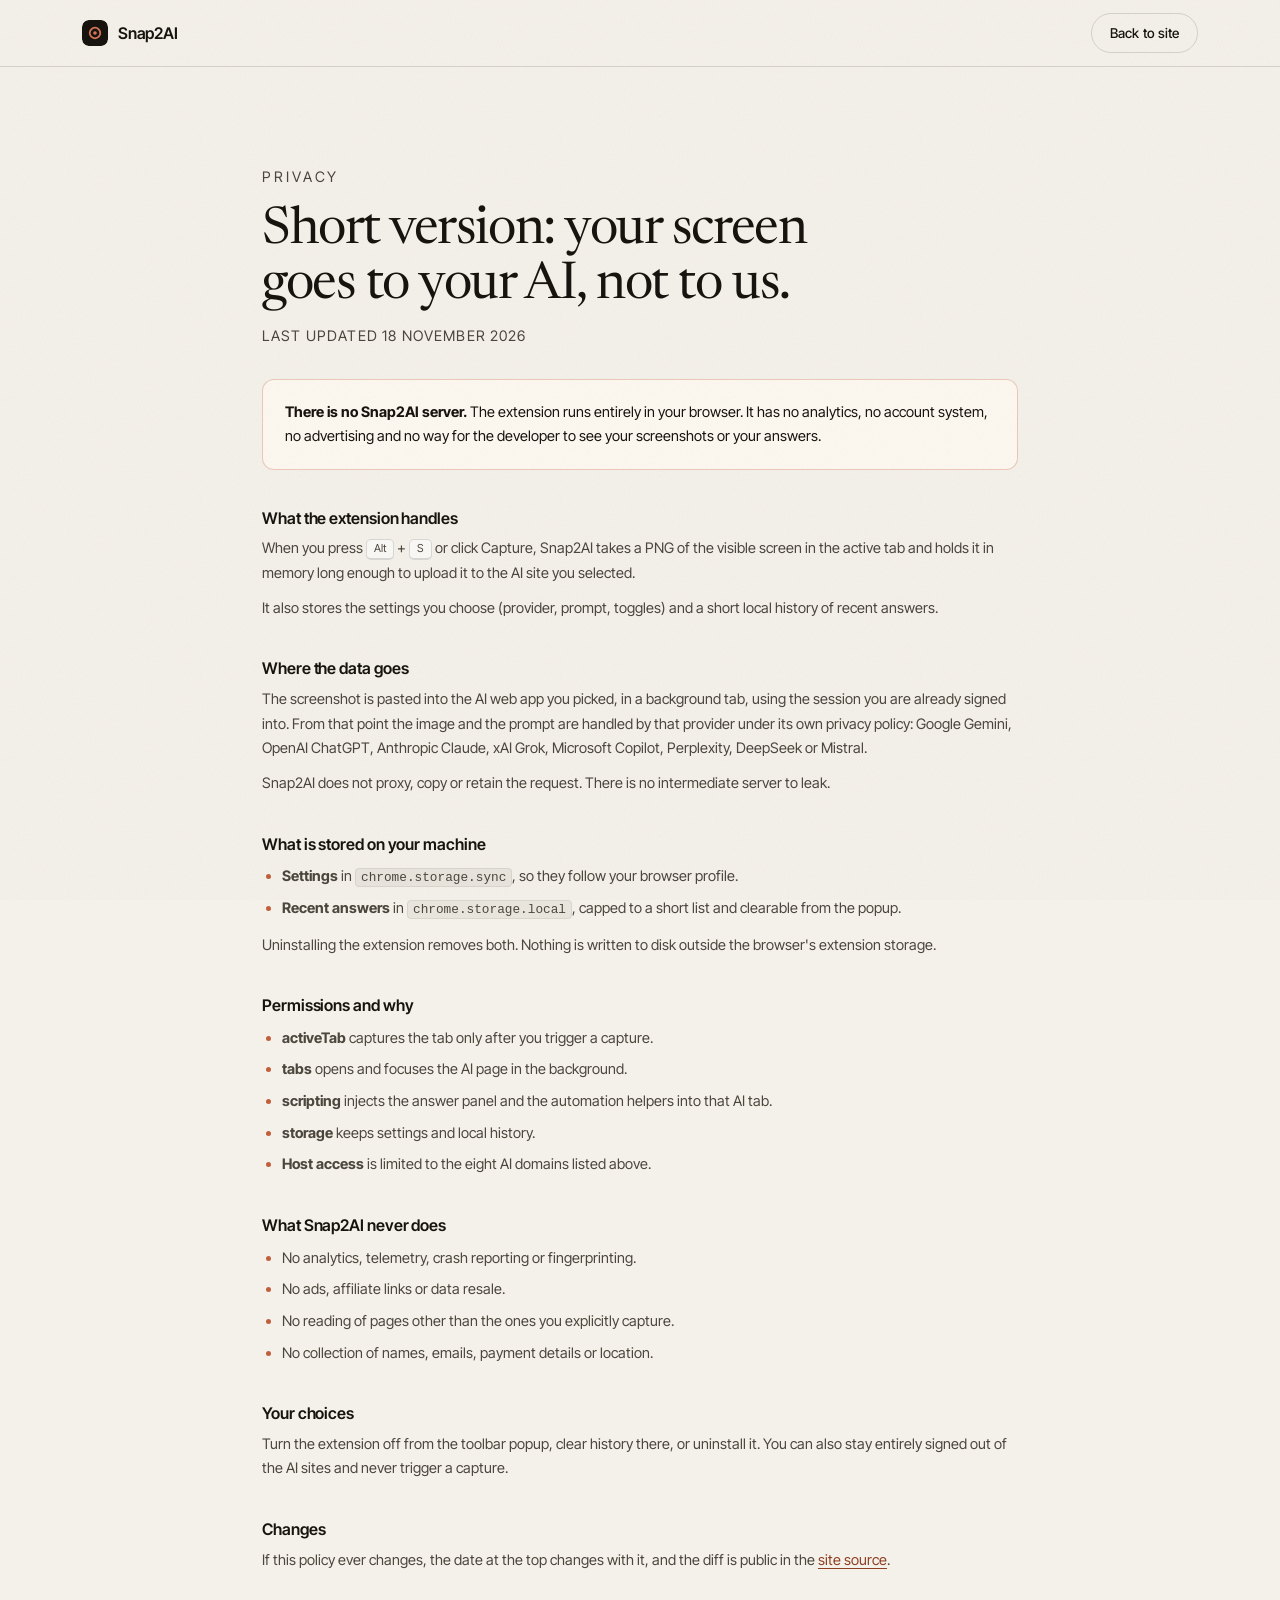
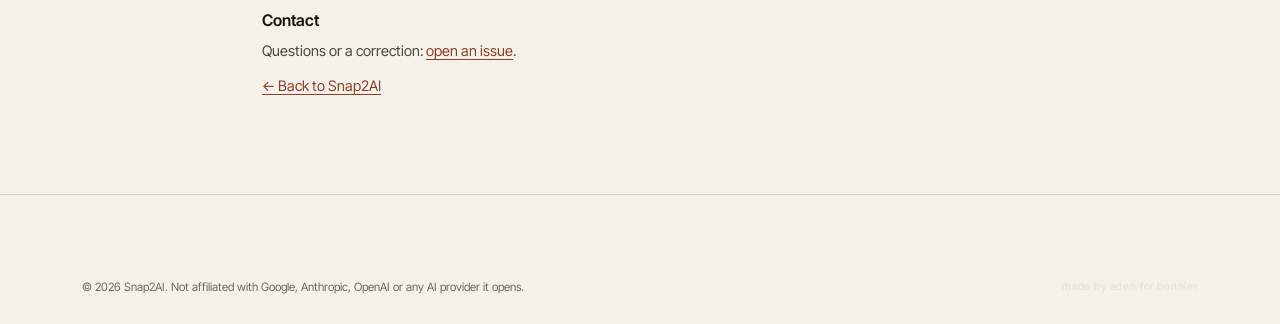
<file: site/privacy.html>
<!doctype html>
<html lang="en">
<head>
<meta charset="utf-8" />
<meta name="viewport" content="width=device-width, initial-scale=1" />
<title>Privacy · Snap2AI</title>
<meta name="description" content="What Snap2AI handles, where your screenshot goes, and what stays on your machine." />
<meta name="theme-color" content="#F4F1EA" />
<meta name="robots" content="index, follow" />
<link rel="canonical" href="https://snap2ai-site.vercel.app/privacy" />
<link rel="icon" href="data:image/svg+xml,%3Csvg xmlns='http://www.w3.org/2000/svg' viewBox='0 0 32 32'%3E%3Crect width='32' height='32' rx='8' fill='%2317140F'/%3E%3Ccircle cx='16' cy='16' r='6.5' fill='none' stroke='%23D97757' stroke-width='2.4'/%3E%3Ccircle cx='16' cy='16' r='2.2' fill='%23D97757'/%3E%3C/svg%3E" />
<link rel="preconnect" href="https://fonts.googleapis.com" />
<link rel="preconnect" href="https://fonts.gstatic.com" crossorigin />
<link href="https://fonts.googleapis.com/css2?family=Inter+Tight:wght@400;500;600&family=Newsreader:ital,opsz,wght@0,6..72,400;0,6..72,500;1,6..72,400&display=swap" rel="stylesheet" />
<link rel="stylesheet" href="styles.css" />
</head>
<body>

<header class="nav is-scrolled">
  <div class="wrap nav-inner">
    <a class="brand" href="/" aria-label="Snap2AI home">
      <svg class="brand-mark" viewBox="0 0 32 32" aria-hidden="true">
        <rect width="32" height="32" rx="8" fill="#17140F" />
        <circle cx="16" cy="16" r="6.5" fill="none" stroke="#D97757" stroke-width="2.2" />
        <circle cx="16" cy="16" r="2.2" fill="#D97757" />
      </svg>
      <span>Snap2AI</span>
    </a>
    <div class="nav-actions">
      <a class="btn btn-ghost" href="/">Back to site</a>
    </div>
  </div>
</header>

<main class="legal">
  <div class="wrap legal-wrap">
    <p class="kicker">Privacy</p>
    <h1>Short version: your screen goes to your AI, not to us.</h1>
    <p class="legal-meta">Last updated 18 November 2026</p>

    <div class="legal-box">
      <p><strong>There is no Snap2AI server.</strong> The extension runs entirely in your browser. It has no analytics, no account system, no advertising and no way for the developer to see your screenshots or your answers.</p>
    </div>

    <h2>What the extension handles</h2>
    <p>When you press <span class="kbd-inline">Alt</span> + <span class="kbd-inline">S</span> or click Capture, Snap2AI takes a PNG of the visible screen in the active tab and holds it in memory long enough to upload it to the AI site you selected.</p>
    <p>It also stores the settings you choose (provider, prompt, toggles) and a short local history of recent answers.</p>

    <h2>Where the data goes</h2>
    <p>The screenshot is pasted into the AI web app you picked, in a background tab, using the session you are already signed into. From that point the image and the prompt are handled by that provider under its own privacy policy: Google Gemini, OpenAI ChatGPT, Anthropic Claude, xAI Grok, Microsoft Copilot, Perplexity, DeepSeek or Mistral.</p>
    <p>Snap2AI does not proxy, copy or retain the request. There is no intermediate server to leak.</p>

    <h2>What is stored on your machine</h2>
    <ul>
      <li><strong>Settings</strong> in <code>chrome.storage.sync</code>, so they follow your browser profile.</li>
      <li><strong>Recent answers</strong> in <code>chrome.storage.local</code>, capped to a short list and clearable from the popup.</li>
    </ul>
    <p>Uninstalling the extension removes both. Nothing is written to disk outside the browser's extension storage.</p>

    <h2>Permissions and why</h2>
    <ul>
      <li><strong>activeTab</strong> captures the tab only after you trigger a capture.</li>
      <li><strong>tabs</strong> opens and focuses the AI page in the background.</li>
      <li><strong>scripting</strong> injects the answer panel and the automation helpers into that AI tab.</li>
      <li><strong>storage</strong> keeps settings and local history.</li>
      <li><strong>Host access</strong> is limited to the eight AI domains listed above.</li>
    </ul>

    <h2>What Snap2AI never does</h2>
    <ul>
      <li>No analytics, telemetry, crash reporting or fingerprinting.</li>
      <li>No ads, affiliate links or data resale.</li>
      <li>No reading of pages other than the ones you explicitly capture.</li>
      <li>No collection of names, emails, payment details or location.</li>
    </ul>

    <h2>Your choices</h2>
    <p>Turn the extension off from the toolbar popup, clear history there, or uninstall it. You can also stay entirely signed out of the AI sites and never trigger a capture.</p>

    <h2>Changes</h2>
    <p>If this policy ever changes, the date at the top changes with it, and the diff is public in the <a href="https://github.com/blame-me/snap2ai/tree/master/site" target="_blank" rel="noopener">site source</a>.</p>

    <h2>Contact</h2>
    <p>Questions or a correction: <a href="https://github.com/blame-me/snap2ai/issues/new" target="_blank" rel="noopener">open an issue</a>.</p>

    <p class="legal-back"><a href="/">← Back to Snap2AI</a></p>
  </div>
</main>

<footer class="footer">
  <div class="wrap foot-bottom" style="margin-top:0;border-top:none">
    <p>© <span id="year">2026</span> Snap2AI. Not affiliated with Google, Anthropic, OpenAI or any AI provider it opens.</p>
    <p class="sig" title="say hi">made by eden for bonnier</p>
  </div>
</footer>

<script>
  document.getElementById("year").textContent = new Date().getFullYear();
</script>
</body>
</html>
</file>
<file: site/styles.css>
/* Snap2AI site
   Type: Tiempos / Styrene first (Claude's faces), Newsreader / Inter Tight as the free stand-ins.
   Colour: warm paper and ink, one coral accent. */

:root {
  --paper: #f4f1ea;
  --paper-2: #efeade;
  --card: #fffcf6;
  --ink: #17140f;
  --ink-2: #4c463d;
  --muted: #6f695c;
  --line: rgba(23, 20, 15, 0.14);
  --line-soft: rgba(23, 20, 15, 0.07);
  --accent: #c15f3c;
  --accent-deep: #8f3f22;
  --accent-soft: #f2ddd2;
  --green: #2f7a4d;
  --serif: "Tiempos Text", "Copernicus", "Newsreader", Georgia, "Times New Roman", serif;
  --sans: "Styrene B", "Söhne", "Inter Tight", -apple-system, BlinkMacSystemFont, "Segoe UI", sans-serif;
  --mono: ui-monospace, SFMono-Regular, "SF Mono", Menlo, Consolas, monospace;
  --maxw: 1180px;
  --ease: cubic-bezier(0.22, 0.68, 0, 1);
}

*,
*::before,
*::after { box-sizing: border-box; }

html {
  scroll-behavior: smooth;
  -webkit-text-size-adjust: 100%;
}

body {
  margin: 0;
  background: var(--paper);
  color: var(--ink);
  font-family: var(--sans);
  font-size: 16px;
  line-height: 1.5;
  -webkit-font-smoothing: antialiased;
  text-rendering: optimizeLegibility;
  overflow-x: hidden;
}

body::after {
  content: "";
  position: fixed;
  inset: 0;
  z-index: 999;
  pointer-events: none;
  opacity: 0.16;
  mix-blend-mode: multiply;
  background-image: url("data:image/svg+xml,%3Csvg xmlns='http://www.w3.org/2000/svg' width='180' height='180'%3E%3Cfilter id='n'%3E%3CfeTurbulence type='fractalNoise' baseFrequency='.85' numOctaves='3' stitchTiles='stitch'/%3E%3C/filter%3E%3Crect width='180' height='180' filter='url(%23n)' opacity='.42'/%3E%3C/svg%3E");
}

::selection { background: var(--accent); color: #fff8f2; }

h1, h2, h3, p, ol, ul { margin: 0; }
a { color: inherit; }
img, svg { display: block; max-width: 100%; }

:focus-visible {
  outline: 2px solid var(--accent);
  outline-offset: 3px;
  border-radius: 4px;
}

.skip {
  position: absolute;
  left: -9999px;
  top: 12px;
  z-index: 200;
  background: var(--ink);
  color: var(--paper);
  padding: 10px 16px;
  border-radius: 8px;
  font-size: 14px;
}
.skip:focus { left: 16px; }

.wrap {
  width: 100%;
  max-width: var(--maxw);
  margin-inline: auto;
  padding-inline: clamp(20px, 5vw, 32px);
}

.section { padding-block: clamp(72px, 10vw, 128px); }
section[id], #top { scroll-margin-top: 88px; }

/* ---------- nav ---------- */

.nav {
  position: sticky;
  top: 0;
  z-index: 60;
  background: rgba(244, 241, 234, 0.72);
  backdrop-filter: blur(16px) saturate(140%);
  -webkit-backdrop-filter: blur(16px) saturate(140%);
  border-bottom: 1px solid transparent;
  transition: border-color 0.35s ease, background 0.35s ease;
}
.nav.is-scrolled {
  border-bottom-color: var(--line);
  background: rgba(244, 241, 234, 0.92);
}
.nav-inner {
  height: 66px;
  display: flex;
  align-items: center;
  gap: 28px;
}
.brand {
  display: inline-flex;
  align-items: center;
  gap: 10px;
  text-decoration: none;
  font-weight: 600;
  letter-spacing: -0.015em;
  font-size: 16px;
}
.brand-mark { width: 26px; height: 26px; border-radius: 7px; }
.nav-links {
  display: flex;
  gap: 26px;
  margin-left: 8px;
  font-size: 13.5px;
  color: var(--ink-2);
}
.nav-links a {
  text-decoration: none;
  position: relative;
  padding: 4px 0;
  transition: color 0.2s ease;
}
.nav-links a::after {
  content: "";
  position: absolute;
  left: 0;
  right: 100%;
  bottom: 0;
  height: 1px;
  background: var(--accent);
  transition: right 0.3s var(--ease);
}
.nav-links a:hover { color: var(--ink); }
.nav-links a:hover::after { right: 0; }
.nav-actions { margin-left: auto; display: flex; align-items: center; gap: 10px; }

/* ---------- buttons ---------- */

.btn {
  display: inline-flex;
  align-items: center;
  justify-content: center;
  gap: 9px;
  height: 40px;
  padding: 0 18px;
  border-radius: 999px;
  border: 1px solid transparent;
  font-family: var(--sans);
  font-size: 13.5px;
  font-weight: 500;
  letter-spacing: 0.005em;
  text-decoration: none;
  white-space: nowrap;
  cursor: pointer;
  transition: transform 0.25s var(--ease), background 0.25s ease, border-color 0.25s ease, color 0.25s ease, box-shadow 0.25s ease;
}
.btn:hover { transform: translateY(-1px); }
.btn:active { transform: translateY(0); }
.btn-solid { background: var(--ink); color: #fbf7ef; }
.btn-solid:hover { background: var(--accent); box-shadow: 0 10px 24px -12px rgba(193, 95, 60, 0.8); }
.btn-ghost { border-color: var(--line); color: var(--ink); background: transparent; }
.btn-ghost:hover { border-color: rgba(23, 20, 15, 0.4); background: rgba(23, 20, 15, 0.035); }
.btn-lg { height: 52px; padding: 0 26px; font-size: 14.5px; }
.btn-block { width: 100%; }
.btn-accent { background: var(--accent); color: #fff8f1; }
.btn-accent:hover { background: #cf6d48; box-shadow: 0 14px 30px -14px rgba(0, 0, 0, 0.55); }
.btn-paper { background: var(--paper); color: var(--ink); }
.btn-paper:hover { background: #fffdf8; }
.btn-outline-light { border-color: rgba(244, 241, 234, 0.35); color: var(--paper); }
.btn-outline-light:hover { border-color: rgba(244, 241, 234, 0.8); background: rgba(244, 241, 234, 0.06); }
.arrow { font-size: 15px; line-height: 1; transition: transform 0.25s var(--ease); }
.btn:hover .arrow { transform: translateY(2px); }

/* ---------- hero ---------- */

.hero {
  display: grid;
  grid-template-columns: 1.02fr 0.98fr;
  gap: clamp(32px, 5vw, 76px);
  align-items: center;
  padding-top: clamp(48px, 7vw, 92px);
  padding-bottom: clamp(48px, 7vw, 88px);
}

.eyebrow {
  display: flex;
  align-items: center;
  gap: 10px;
  flex-wrap: wrap;
  font-size: 11.5px;
  letter-spacing: 0.16em;
  text-transform: uppercase;
  color: var(--muted);
}
.dot {
  width: 6px;
  height: 6px;
  border-radius: 50%;
  background: var(--accent);
  box-shadow: 0 0 0 4px rgba(193, 95, 60, 0.12);
}
.sep { color: rgba(23, 20, 15, 0.28); }

h1 {
  font-family: var(--serif);
  font-weight: 400;
  font-size: clamp(46px, 6vw, 80px);
  line-height: 0.94;
  letter-spacing: -0.028em;
  margin: 22px 0 0;
  white-space: nowrap;
}
h1 em {
  font-style: italic;
  font-weight: 400;
  color: var(--accent);
  letter-spacing: -0.02em;
}
.lede {
  max-width: 50ch;
  margin-top: 26px;
  font-size: clamp(16.5px, 1.35vw, 18.5px);
  line-height: 1.62;
  color: var(--ink-2);
}
.hero-actions {
  display: flex;
  flex-wrap: wrap;
  gap: 12px;
  margin-top: 32px;
}
.hero-note {
  display: flex;
  align-items: center;
  gap: 10px;
  margin-top: 20px;
  font-size: 12.5px;
  color: var(--muted);
  letter-spacing: 0.03em;
}

/* hero mock */

.hero-visual { perspective: 1400px; }
.shot { position: relative; max-width: 530px; margin-left: auto; }
.shot-frame {
  background: var(--card);
  border: 1px solid var(--line);
  border-radius: 16px;
  overflow: hidden;
  box-shadow:
    0 40px 70px -40px rgba(23, 20, 15, 0.45),
    0 12px 28px -18px rgba(23, 20, 15, 0.3),
    inset 0 1px 0 rgba(255, 255, 255, 0.7);
  transform: rotate(0.35deg);
  transition: transform 0.8s var(--ease);
}
.shot:hover .shot-frame { transform: rotate(0deg) translateY(-3px); }
.shot-bar {
  display: flex;
  align-items: center;
  gap: 6px;
  padding: 11px 14px;
  border-bottom: 1px solid var(--line-soft);
  color: var(--muted);
  font-size: 11px;
}
.shot-bar i {
  width: 7px;
  height: 7px;
  border-radius: 50%;
  background: rgba(23, 20, 15, 0.15);
}
.shot-bar span { margin-left: 8px; letter-spacing: 0.02em; }
.shot-body {
  padding: 18px;
  display: grid;
  gap: 16px;
  background: linear-gradient(180deg, #fcf9f2 0%, #f6f0e4 100%);
}
.doc { display: grid; gap: 9px; }
.doc-line { height: 7px; border-radius: 4px; background: rgba(23, 20, 15, 0.085); }
.w70 { width: 70%; }
.w92 { width: 92%; }
.w54 { width: 54%; }
.doc-chart {
  width: 100%;
  height: auto;
  margin-top: 6px;
  border: 1px dashed rgba(23, 20, 15, 0.16);
  border-radius: 8px;
  padding: 8px;
  background: rgba(255, 255, 255, 0.45);
}
.panel {
  width: min(345px, 94%);
  margin: -6px 0 0 auto;
  background: var(--card);
  border: 1px solid var(--line);
  border-radius: 13px;
  padding: 12px;
  box-shadow: 0 24px 44px -26px rgba(23, 20, 15, 0.42);
  position: relative;
  z-index: 2;
}
.panel-head {
  display: flex;
  align-items: center;
  gap: 7px;
  margin-bottom: 9px;
  font-size: 10px;
  letter-spacing: 0.14em;
  text-transform: uppercase;
  color: var(--muted);
}
.live {
  width: 6px;
  height: 6px;
  border-radius: 50%;
  background: #3e9b62;
  box-shadow: 0 0 0 3px rgba(62, 155, 98, 0.14);
}
.panel-time { margin-left: auto; letter-spacing: 0; font-variant-numeric: tabular-nums; }
.answer {
  border: 1px solid rgba(47, 122, 77, 0.28);
  background: #f0f7ef;
  border-radius: 9px;
  padding: 11px 12px 12px;
}
.tag {
  display: inline-block;
  font-size: 8.5px;
  font-weight: 600;
  letter-spacing: 0.16em;
  text-transform: uppercase;
  color: var(--green);
  border: 1px solid rgba(47, 122, 77, 0.3);
  border-radius: 4px;
  padding: 2px 6px;
}
.answer p {
  font-size: 13px;
  line-height: 1.5;
  color: #22301f;
  margin: 9px 0 11px;
}
.mini {
  display: inline-block;
  font-size: 10.5px;
  color: var(--ink-2);
  background: #fff;
  border: 1px solid var(--line);
  border-radius: 6px;
  padding: 4px 8px;
}
.explain {
  font-size: 11.5px;
  line-height: 1.55;
  color: var(--muted);
  margin: 11px 2px 2px;
}
.kbd-float {
  position: absolute;
  left: -14px;
  bottom: 34px;
  display: flex;
  gap: 5px;
  padding: 9px 11px;
  background: var(--ink);
  border-radius: 11px;
  box-shadow: 0 18px 30px -14px rgba(23, 20, 15, 0.55);
  z-index: 3;
}
.key {
  display: inline-flex;
  align-items: center;
  justify-content: center;
  min-width: 22px;
  height: 22px;
  padding: 0 6px;
  border-radius: 5px;
  background: rgba(255, 255, 255, 0.12);
  border: 1px solid rgba(255, 255, 255, 0.18);
  color: #f7f2e8;
  font-family: var(--sans);
  font-size: 11px;
  font-weight: 500;
  line-height: 1;
}
.inline-keys { display: inline-flex; gap: 4px; vertical-align: 2px; }
.inline-keys .key {
  background: rgba(23, 20, 15, 0.06);
  border-color: var(--line);
  color: var(--ink);
  height: 20px;
  min-width: 20px;
  font-size: 10.5px;
}
.kbd-inline {
  display: inline-flex;
  align-items: center;
  height: 21px;
  padding: 0 7px;
  border: 1px solid var(--line);
  border-bottom-width: 2px;
  border-radius: 5px;
  background: rgba(255, 255, 255, 0.55);
  font-family: var(--sans);
  font-size: 11px;
  color: var(--ink-2);
  vertical-align: 1px;
}

/* ---------- statement ---------- */

.statement { padding-block: clamp(64px, 9vw, 110px) clamp(56px, 8vw, 96px); }
.statement p {
  font-family: var(--serif);
  font-size: clamp(23px, 3.3vw, 39px);
  line-height: 1.25;
  letter-spacing: -0.014em;
  max-width: 980px;
  color: var(--ink);
}
.statement em { color: var(--accent); font-style: italic; }

/* ---------- ai strip ---------- */

.ai-strip {
  border-top: 1px solid var(--line);
  border-bottom: 1px solid var(--line);
  padding-block: 17px;
  overflow: hidden;
  mask-image: linear-gradient(90deg, transparent, #000 8%, #000 92%, transparent);
  -webkit-mask-image: linear-gradient(90deg, transparent, #000 8%, #000 92%, transparent);
}
.ai-track {
  display: flex;
  width: max-content;
  align-items: center;
  gap: 34px;
  animation: drift 34s linear infinite;
  font-size: 11.5px;
  letter-spacing: 0.2em;
  text-transform: uppercase;
  color: var(--ink-2);
  white-space: nowrap;
}
.ai-track b { color: var(--accent); font-weight: 400; font-size: 10px; }
@keyframes drift {
  from { transform: translateX(0); }
  to { transform: translateX(-50%); }
}

/* ---------- section heads ---------- */

.section { padding-block: clamp(72px, 9vw, 120px); }
.sec-head {
  display: flex;
  align-items: flex-end;
  justify-content: space-between;
  gap: clamp(24px, 5vw, 64px);
  margin-bottom: clamp(36px, 5vw, 56px);
}
.kicker {
  font-size: 11px;
  letter-spacing: 0.2em;
  text-transform: uppercase;
  color: var(--accent-deep);
  margin-bottom: 14px;
}
.kicker.light { color: #e5a68c; }
h2 {
  font-family: var(--serif);
  font-weight: 400;
  font-size: clamp(31px, 4.3vw, 54px);
  line-height: 1.04;
  letter-spacing: -0.022em;
  max-width: 16ch;
}
.sec-sub {
  max-width: 40ch;
  font-size: 14.5px;
  line-height: 1.65;
  color: var(--ink-2);
  padding-bottom: 4px;
}

/* ---------- steps ---------- */

.steps {
  display: grid;
  grid-template-columns: repeat(3, 1fr);
  gap: 1px;
  background: var(--line);
  border: 1px solid var(--line);
  border-radius: 18px;
  overflow: hidden;
}
.step {
  background: var(--paper);
  padding: clamp(24px, 3vw, 34px);
  transition: background 0.3s ease;
}
.step:hover { background: #f8f5ee; }
.step-num {
  font-family: var(--serif);
  font-size: 40px;
  line-height: 1;
  color: var(--accent);
  opacity: 0.85;
}
.step h3 {
  font-family: var(--sans);
  font-size: 17px;
  font-weight: 600;
  letter-spacing: -0.01em;
  margin: 26px 0 10px;
}
.step p { font-size: 14px; line-height: 1.62; color: var(--ink-2); }

.feat-grid {
  display: grid;
  grid-template-columns: repeat(3, 1fr);
  gap: clamp(16px, 2.4vw, 28px);
  margin-top: clamp(16px, 2.4vw, 28px);
}
.feat {
  padding: 26px 24px 28px;
  border: 1px solid var(--line);
  border-radius: 16px;
  background: rgba(255, 252, 246, 0.4);
}
.feat svg {
  width: 22px;
  height: 22px;
  fill: none;
  stroke: var(--accent);
  stroke-width: 1.4;
  stroke-linecap: round;
  stroke-linejoin: round;
}
.feat h3 {
  font-family: var(--serif);
  font-weight: 400;
  font-size: 20px;
  letter-spacing: -0.01em;
  margin: 18px 0 8px;
}
.feat p { font-size: 13.5px; line-height: 1.6; color: var(--ink-2); }

/* ---------- install ---------- */

.install {
  background: linear-gradient(180deg, var(--paper) 0%, var(--paper-2) 100%);
  border-top: 1px solid var(--line);
  border-bottom: 1px solid var(--line);
}
.install-grid {
  display: grid;
  grid-template-columns: 1.15fr 0.85fr;
  gap: clamp(36px, 6vw, 84px);
  align-items: start;
}
.install-list {
  list-style: none;
  padding: 0;
  margin: 38px 0 0;
  counter-reset: step;
}
.install-list li {
  display: grid;
  grid-template-columns: 38px 1fr;
  gap: 16px;
  padding: 22px 0;
  border-top: 1px solid var(--line);
}
.install-list li:last-child { border-bottom: 1px solid var(--line); }
.install-list .n {
  font-family: var(--serif);
  font-size: 16px;
  color: var(--accent);
  padding-top: 1px;
}
.install-list h3 {
  font-family: var(--sans);
  font-size: 15px;
  font-weight: 600;
  margin-bottom: 6px;
}
.install-list p { font-size: 13.8px; line-height: 1.62; color: var(--ink-2); }
.install-list a { color: var(--accent-deep); text-underline-offset: 3px; }
code {
  font-family: var(--mono);
  font-size: 0.88em;
  background: rgba(23, 20, 15, 0.055);
  border: 1px solid var(--line-soft);
  border-radius: 4px;
  padding: 1px 5px;
  white-space: nowrap;
}

.dl-card {
  position: sticky;
  top: 90px;
  background: var(--ink);
  color: var(--paper);
  border-radius: 22px;
  padding: clamp(26px, 3vw, 34px);
  box-shadow: 0 36px 60px -38px rgba(23, 20, 15, 0.55);
  overflow: hidden;
  isolation: isolate;
}
.dl-card::before {
  content: "";
  position: absolute;
  inset: -40% -30% auto auto;
  width: 280px;
  height: 280px;
  background: radial-gradient(circle, rgba(193, 95, 60, 0.5), transparent 65%);
  z-index: -1;
}
.dl-top {
  display: flex;
  align-items: center;
  gap: 10px;
  margin-bottom: 22px;
}
.pill {
  font-size: 9.5px;
  letter-spacing: 0.16em;
  text-transform: uppercase;
  color: #ffd9c8;
  border: 1px solid rgba(255, 217, 200, 0.28);
  border-radius: 999px;
  padding: 4px 9px;
}
.dl-ver { margin-left: auto; font-size: 12px; color: rgba(244, 241, 234, 0.55); font-variant-numeric: tabular-nums; }
.dl-title {
  font-family: var(--serif);
  font-size: clamp(23px, 2.4vw, 28px);
  line-height: 1.15;
  letter-spacing: -0.015em;
  margin-bottom: 24px;
}
.dl-meta {
  margin-top: 12px;
  text-align: center;
  font-size: 11px;
  letter-spacing: 0.06em;
  color: rgba(244, 241, 234, 0.5);
}
.dl-rule { height: 1px; background: rgba(244, 241, 234, 0.14); margin: 26px 0 20px; }
.dl-facts { list-style: none; padding: 0; display: grid; gap: 13px; }
.dl-facts li {
  display: grid;
  grid-template-columns: 96px 1fr;
  gap: 12px;
  font-size: 12.2px;
  line-height: 1.5;
  color: rgba(244, 241, 234, 0.78);
}
.dl-facts span {
  font-size: 9.5px;
  letter-spacing: 0.12em;
  text-transform: uppercase;
  color: rgba(244, 241, 234, 0.42);
  padding-top: 2px;
}
.dl-facts a { color: #f0b8a1; text-underline-offset: 3px; }

/* ---------- fixes ---------- */

.fixes { border-top: 1px solid var(--line); }
.fix { border-bottom: 1px solid var(--line); }
.fix summary {
  list-style: none;
  cursor: pointer;
  display: flex;
  align-items: center;
  justify-content: space-between;
  gap: 24px;
  padding: 21px 2px;
  font-size: 15.5px;
  font-weight: 500;
  letter-spacing: -0.005em;
  transition: color 0.2s ease;
}
.fix summary::-webkit-details-marker { display: none; }
.fix summary:hover { color: var(--accent-deep); }
.plus {
  position: relative;
  width: 13px;
  height: 13px;
  flex: none;
  transition: transform 0.3s var(--ease);
}
.plus::before,
.plus::after {
  content: "";
  position: absolute;
  background: currentColor;
  border-radius: 2px;
}
.plus::before { left: 0; right: 0; top: 6px; height: 1.4px; }
.plus::after { top: 0; bottom: 0; left: 6px; width: 1.4px; }
details[open] .plus { transform: rotate(45deg); }
.fix p {
  max-width: 74ch;
  padding: 0 34px 26px 2px;
  font-size: 14px;
  line-height: 1.68;
  color: var(--ink-2);
}
.fix-note {
  margin-top: 26px;
  font-size: 13.5px;
  color: var(--muted);
}
.fix-note a { color: var(--accent-deep); text-underline-offset: 3px; }

/* ---------- reviews ---------- */

.reviews-sec {
  background: var(--paper-2);
  border-top: 1px solid var(--line);
  border-bottom: 1px solid var(--line);
}
.rating { text-align: right; flex: none; }
.stars { color: var(--accent); letter-spacing: 0.12em; font-size: 12px; }
.rating .stars { font-size: 15px; margin-bottom: 6px; }
.rating p { font-size: 12.5px; color: var(--muted); }
.rating strong { color: var(--ink); font-size: 14px; }
.rev-grid {
  display: grid;
  grid-template-columns: repeat(3, 1fr);
  gap: clamp(14px, 2vw, 22px);
}
.rev {
  display: flex;
  flex-direction: column;
  background: var(--card);
  border: 1px solid var(--line);
  border-radius: 16px;
  padding: 24px;
  transition: transform 0.35s var(--ease), box-shadow 0.35s ease;
}
.rev:hover {
  transform: translateY(-3px);
  box-shadow: 0 22px 36px -28px rgba(23, 20, 15, 0.45);
}
.rev p {
  font-family: var(--serif);
  font-size: 17px;
  line-height: 1.45;
  letter-spacing: -0.005em;
  margin: 14px 0 22px;
  flex: 1;
}
.rev-foot { display: flex; align-items: center; gap: 10px; }
.av {
  width: 32px;
  height: 32px;
  border-radius: 50%;
  display: grid;
  place-items: center;
  font-size: 10.5px;
  font-weight: 600;
  letter-spacing: 0.02em;
  flex: none;
}
.a1 { background: #e7d9c6; color: #6b5135; }
.a2 { background: #dde6d7; color: #40603c; }
.a3 { background: #e6dcd5; color: #6a4a3b; }
.a4 { background: #d9e1e8; color: #3c5568; }
.a5 { background: #eadfdc; color: #6b4240; }
.a6 { background: #e2ddcf; color: #5a5638; }
.a7 { background: #f0d9ce; color: #8f3f22; }
.rev-name { display: flex; align-items: center; gap: 7px; }
.creator-tag {
  font-size: 8.5px;
  font-weight: 600;
  letter-spacing: 0.1em;
  text-transform: uppercase;
  color: var(--accent-deep);
  border: 1px solid rgba(193, 95, 60, 0.35);
  border-radius: 999px;
  padding: 2px 6px;
  line-height: 1.1;
}
.rev-creator {
  border-color: rgba(193, 95, 60, 0.3);
  background: #fdf8f0;
}
.rev-foot strong { display: block; font-size: 12.5px; font-weight: 600; }
.rev-foot small { display: block; font-size: 11px; color: var(--muted); margin-top: 2px; }

/* ---------- cta ---------- */

.cta-wrap { padding-block: clamp(56px, 8vw, 104px); }
.cta {
  position: relative;
  overflow: hidden;
  isolation: isolate;
  background: var(--ink);
  color: var(--paper);
  border-radius: 26px;
  padding: clamp(38px, 6vw, 76px);
}
.cta::before {
  content: "";
  position: absolute;
  z-index: -1;
  width: 620px;
  height: 620px;
  right: -180px;
  bottom: -340px;
  background: radial-gradient(circle, rgba(193, 95, 60, 0.55), transparent 62%);
}
.cta::after {
  content: "";
  position: absolute;
  z-index: -1;
  width: 420px;
  height: 420px;
  left: -200px;
  top: -240px;
  background: radial-gradient(circle, rgba(217, 119, 87, 0.22), transparent 65%);
}
.cta h2 {
  font-size: clamp(34px, 5.4vw, 66px);
  max-width: 18ch;
  margin-bottom: 30px;
}
.cta h2 em { font-style: italic; color: #e9a88e; }
.cta-actions { display: flex; flex-wrap: wrap; gap: 12px; }
.cta-note {
  margin-top: 26px;
  font-size: 12px;
  letter-spacing: 0.02em;
  color: rgba(244, 241, 234, 0.45);
}

/* ---------- footer ---------- */

.footer {
  border-top: 1px solid var(--line);
  padding: clamp(40px, 6vw, 64px) 0 28px;
}
.foot-top {
  display: flex;
  justify-content: space-between;
  align-items: flex-start;
  gap: 32px;
  flex-wrap: wrap;
}
.foot-brand p {
  max-width: 30ch;
  margin-top: 14px;
  font-size: 13px;
  line-height: 1.6;
  color: var(--muted);
}
.foot-links { display: flex; gap: 24px; flex-wrap: wrap; font-size: 13px; }
.foot-links a {
  text-decoration: none;
  color: var(--ink-2);
  transition: color 0.2s ease;
}
.foot-links a:hover { color: var(--accent-deep); }
.foot-bottom {
  margin-top: clamp(36px, 5vw, 56px);
  padding-top: 20px;
  border-top: 1px solid var(--line-soft);
  display: flex;
  justify-content: space-between;
  gap: 20px;
  flex-wrap: wrap;
  font-size: 11.5px;
  color: var(--muted);
}
.sig {
  opacity: 0.13;
  font-size: 10.5px;
  letter-spacing: 0.08em;
  transition: opacity 0.45s ease;
  cursor: default;
}
.sig:hover { opacity: 0.95; }

/* ---------- legal page ---------- */

.legal { padding-block: clamp(48px, 7vw, 88px) clamp(56px, 8vw, 96px); }
.legal-wrap { max-width: 820px; }
.legal h1 {
  white-space: normal;
  font-size: clamp(32px, 4.6vw, 52px);
  line-height: 1.06;
  margin: 14px 0 0;
  max-width: 20ch;
}
.legal-meta { margin-top: 18px; font-size: 12px; letter-spacing: 0.08em; text-transform: uppercase; color: var(--muted); }
.legal h2 {
  font-family: var(--sans);
  font-size: 16px;
  font-weight: 600;
  letter-spacing: -0.005em;
  margin: 40px 0 8px;
  max-width: none;
}
.legal p, .legal li { font-size: 14.5px; line-height: 1.7; color: var(--ink-2); }
.legal p { margin-top: 10px; }
.legal ul { margin: 12px 0; padding-left: 20px; display: grid; gap: 7px; }
.legal li::marker { color: var(--accent); }
.legal a { color: var(--accent-deep); text-underline-offset: 3px; }
.legal-box {
  margin-top: 30px;
  padding: 20px 22px;
  border: 1px solid rgba(193, 95, 60, 0.3);
  background: #fdf8f0;
  border-radius: 12px;
}
.legal-box p { margin: 0; color: var(--ink); }
.legal-back { margin-top: 52px; font-size: 13px; }

/* ---------- reveal ---------- */

html.js [data-reveal] {
  opacity: 0;
  transform: translateY(18px);
  transition: opacity 0.75s var(--ease), transform 0.75s var(--ease);
}
html.js [data-reveal].in {
  opacity: 1;
  transform: none;
}

/* ---------- responsive ---------- */

@media (max-width: 1020px) {
  .hero { grid-template-columns: 1fr; gap: 48px; }
  .hero-visual { order: 2; }
  .shot { margin-inline: auto; }
  .statement p { max-width: 100%; }
  .install-grid { grid-template-columns: 1fr; }
  .dl-card { position: static; max-width: 520px; }
  .rev-grid { grid-template-columns: repeat(2, 1fr); }
}

@media (max-width: 760px) {
  .nav-links { display: none; }
  .nav-gh { display: none; }
  .nav-inner { height: 60px; gap: 16px; }
  .hero { padding-top: 36px; }
  h1 { font-size: clamp(38px, 11vw, 62px); }
  .hero-actions .btn { flex: 1 1 auto; }
  .steps { grid-template-columns: 1fr; }
  .feat-grid { grid-template-columns: 1fr; }
  .sec-head { flex-direction: column; align-items: flex-start; gap: 18px; }
  .rating { text-align: left; }
  .rev-grid { grid-template-columns: 1fr; }
  .fix p { padding-right: 4px; }
  .kbd-float { display: none; }
  .cta { border-radius: 20px; }
  .foot-top { flex-direction: column; }
  .foot-bottom { flex-direction: column; gap: 10px; }
  .sig { order: 3; }
}

@media (prefers-reduced-motion: reduce) {
  html { scroll-behavior: auto; }
  *,
  *::before,
  *::after {
    animation-duration: 0.001ms !important;
    animation-iteration-count: 1 !important;
    transition-duration: 0.001ms !important;
  }
  html.js [data-reveal] { opacity: 1; transform: none; }
}
</file>
<file: ui.css>
:root{
  --bg:#f4f5fa;--card:#fff;--fg:#0f172a;--muted:#64748b;--line:#e5e7ef;--soft:#f1f3f9;
  --accent:#6366f1;--accent2:#a855f7;--ok:#16a34a;--err:#dc2626;
  --shadow:0 1px 2px rgba(15,23,42,.05),0 6px 20px rgba(15,23,42,.07);
}
@media (prefers-color-scheme:dark){
  :root{--bg:#0e1016;--card:#161922;--fg:#f1f5f9;--muted:#94a3b8;--line:#262b38;--soft:#1d212c;--shadow:none}
}
*{box-sizing:border-box}
body{margin:0;font:14px/1.45 system-ui,-apple-system,"Segoe UI",Roboto,sans-serif;color:var(--fg);background:var(--bg)}
button{font:inherit;color:inherit}
.logo{width:34px;height:34px;border-radius:10px;flex:none;display:block}
.row{display:flex;align-items:center;gap:10px}
.grow{flex:1;min-width:0}
.muted{color:var(--muted)}
.small{font-size:12px}
.title{font-weight:700;font-size:16px;letter-spacing:-.2px}

/* switch */
.switch{position:relative;display:inline-block;width:44px;height:26px;flex:none}
.switch input{opacity:0;width:0;height:0;position:absolute}
.switch .sl{position:absolute;inset:0;background:#b6bccb;border-radius:26px;cursor:pointer;transition:background .18s}
.switch .sl:before{content:"";position:absolute;width:20px;height:20px;left:3px;top:3px;background:#fff;border-radius:50%;
  box-shadow:0 1px 3px rgba(0,0,0,.3);transition:transform .18s}
.switch input:checked + .sl{background:linear-gradient(135deg,var(--accent),var(--accent2))}
.switch input:checked + .sl:before{transform:translateX(18px)}
.switch input:focus-visible + .sl{outline:2px solid var(--accent);outline-offset:2px}

/* provider chips */
.chips{display:flex;flex-wrap:wrap;gap:6px}
.chip{display:inline-flex;align-items:center;gap:6px;padding:6px 11px;border-radius:999px;border:1px solid var(--line);
  background:var(--card);cursor:pointer;font-size:13px;font-weight:500;transition:all .12s}
.chip:hover{border-color:var(--accent)}
.chip .dot{width:8px;height:8px;border-radius:50%;flex:none}
.chip.active{background:linear-gradient(135deg,var(--accent),var(--accent2));border-color:transparent;color:#fff}
.chip.active .dot{box-shadow:0 0 0 2px rgba(255,255,255,.55)}

/* buttons */
.btn{display:inline-flex;align-items:center;justify-content:center;gap:8px;padding:10px 14px;border-radius:11px;border:1px solid var(--line);
  background:var(--card);cursor:pointer;font-weight:600;transition:transform .08s,box-shadow .12s,opacity .12s}
.btn:hover{box-shadow:0 2px 10px rgba(99,102,241,.18)}
.btn:active{transform:scale(.985)}
.btn.primary{background:linear-gradient(135deg,var(--accent),var(--accent2));border-color:transparent;color:#fff}
.btn.primary:hover{box-shadow:0 4px 16px rgba(124,58,237,.4)}
.btn:disabled{opacity:.45;cursor:default;box-shadow:none;transform:none}
.btn.sm{padding:6px 10px;font-size:12px;border-radius:8px}
.key{display:inline-block;padding:1px 7px;border-radius:6px;font:600 12px/1.6 ui-monospace,Consolas,monospace;
  background:rgba(255,255,255,.22);border:1px solid rgba(255,255,255,.35)}
.key.plain{background:var(--soft);border-color:var(--line);color:var(--fg)}
.icon{width:16px;height:16px;fill:none;stroke:currentColor;stroke-width:2;stroke-linecap:round;stroke-linejoin:round;flex:none}
</file>
